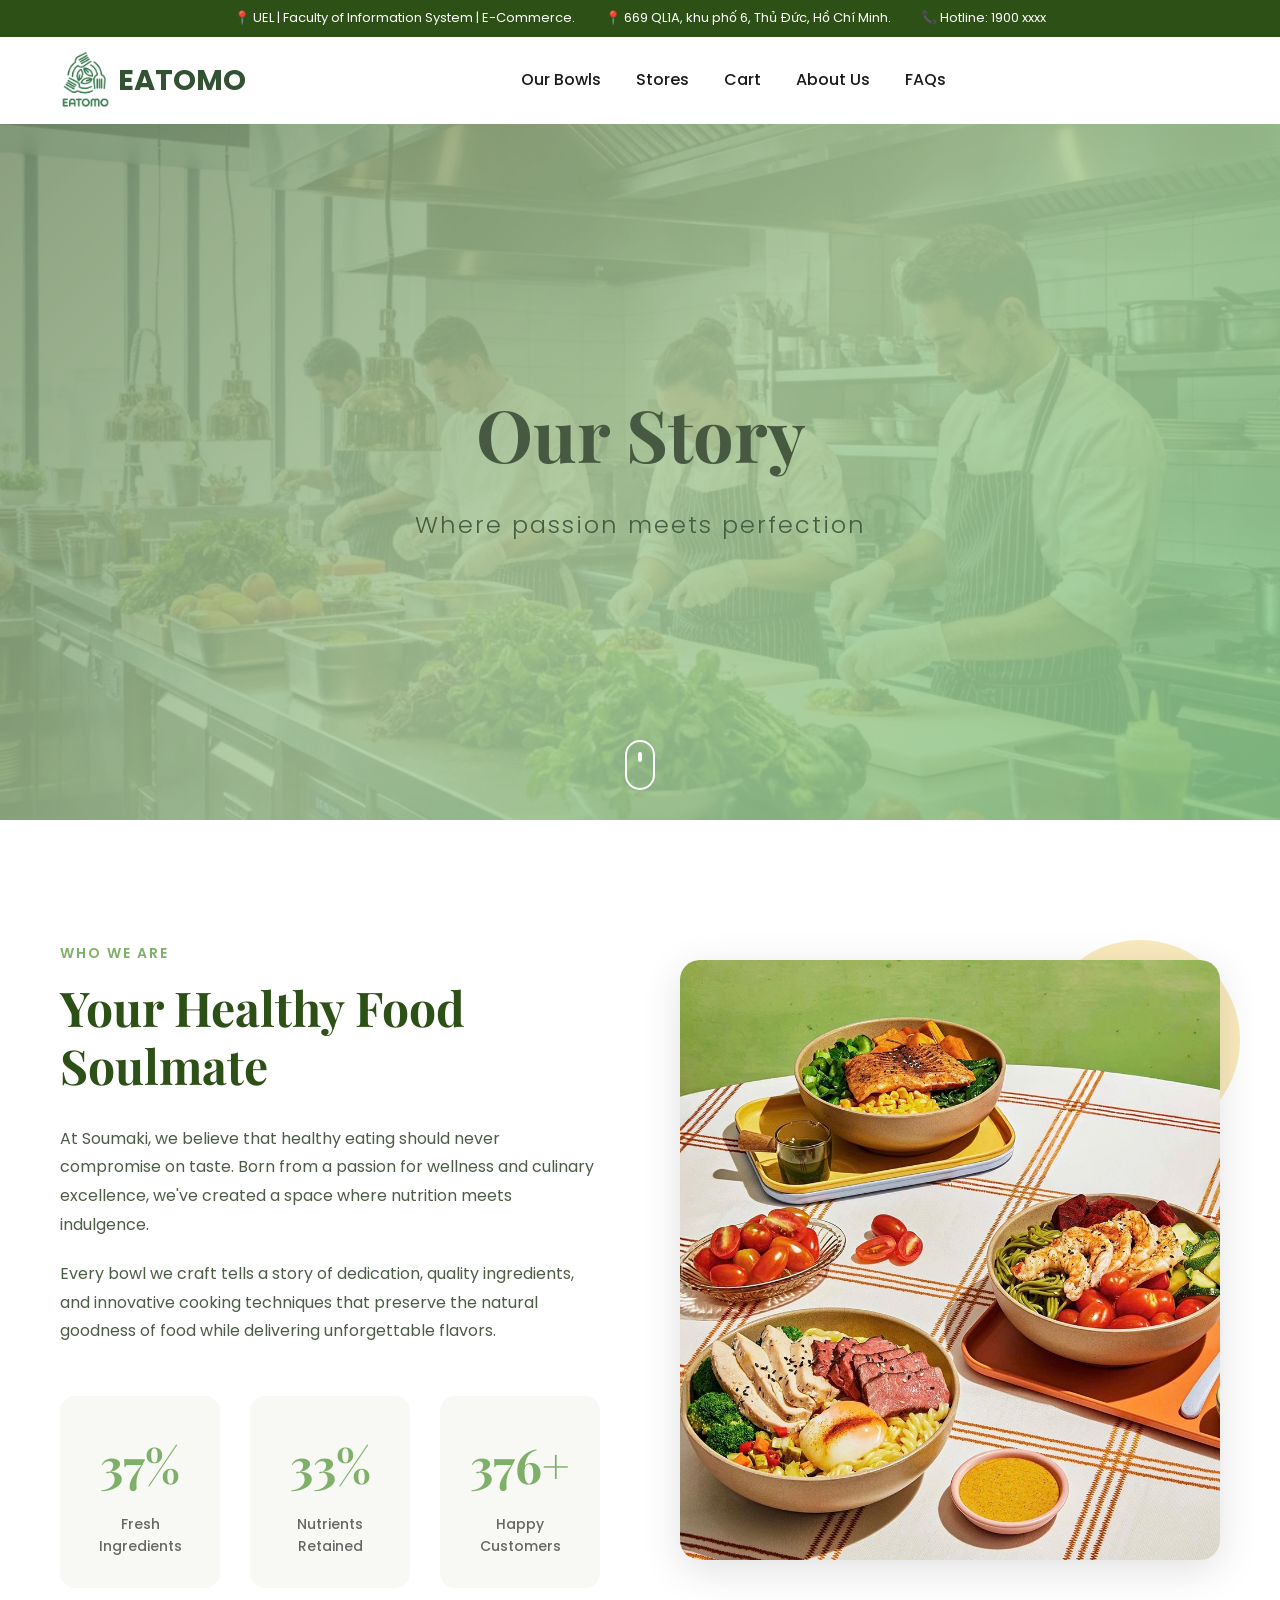
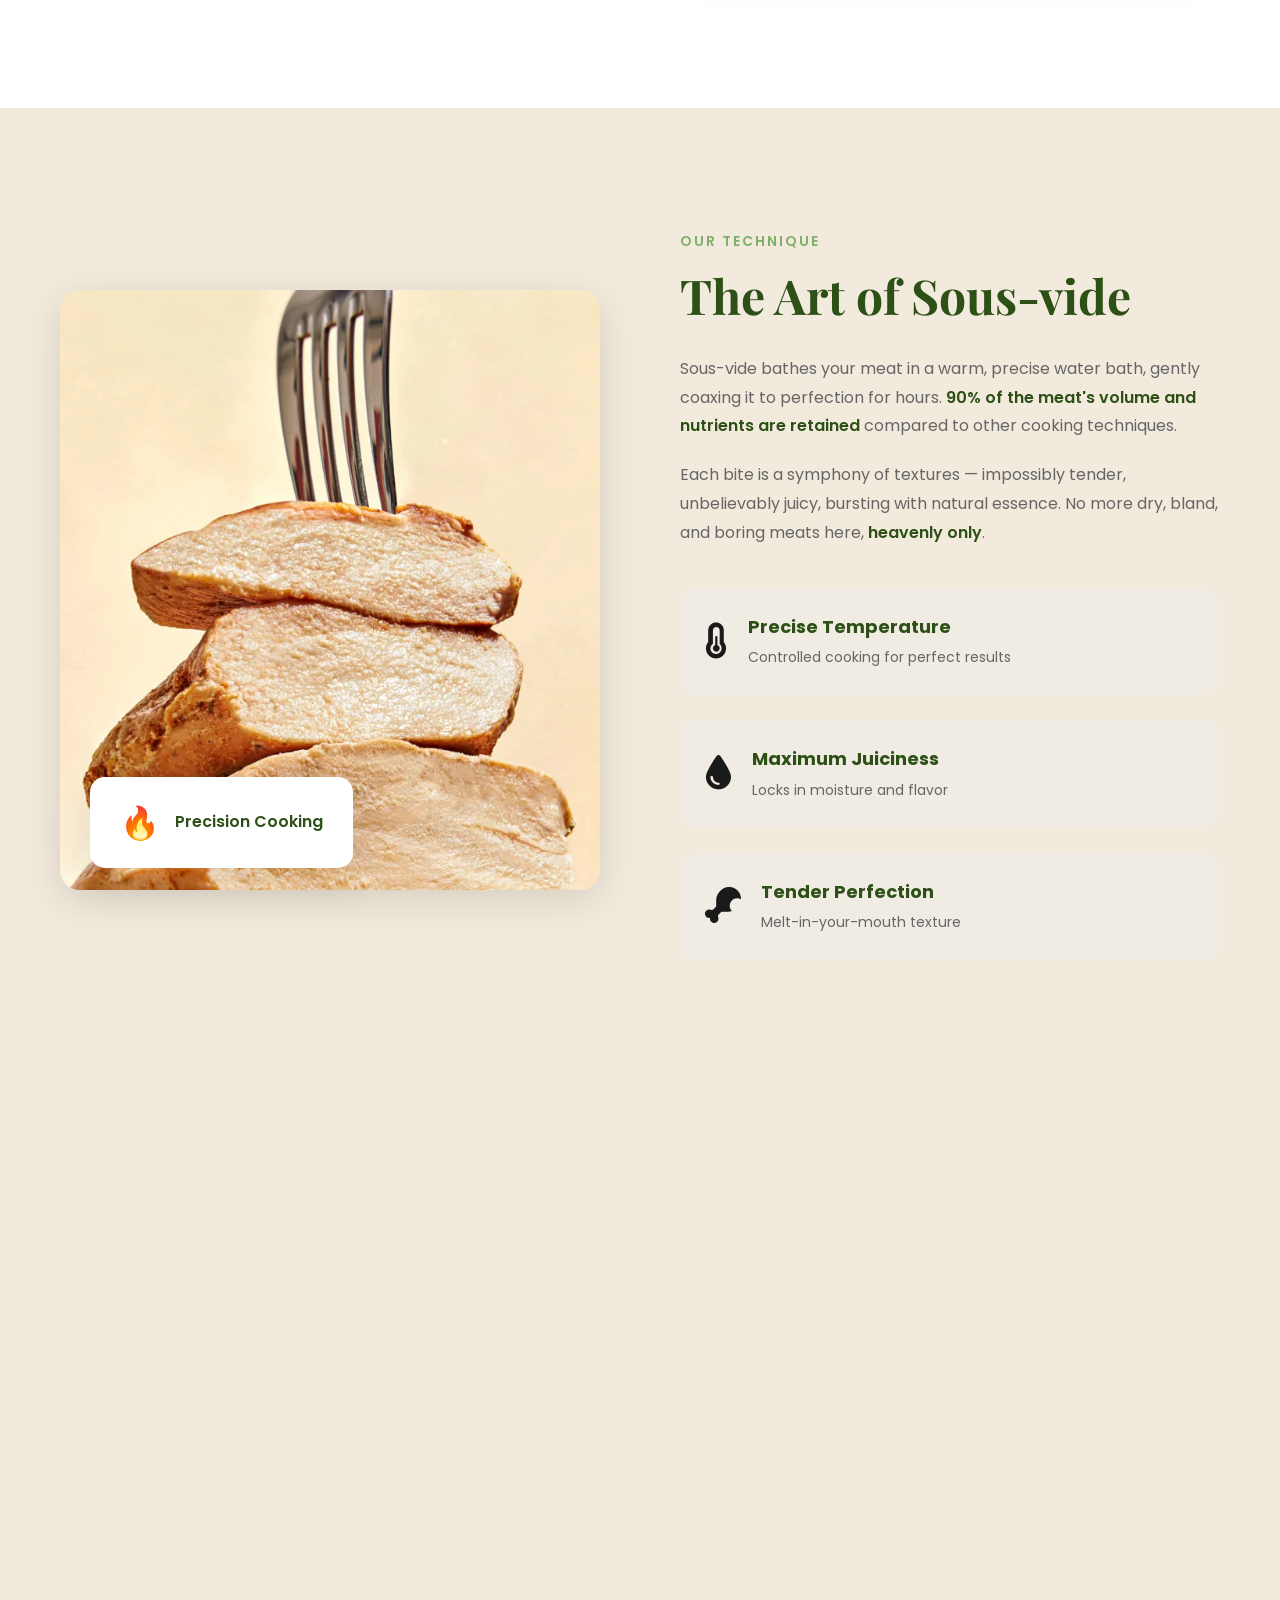
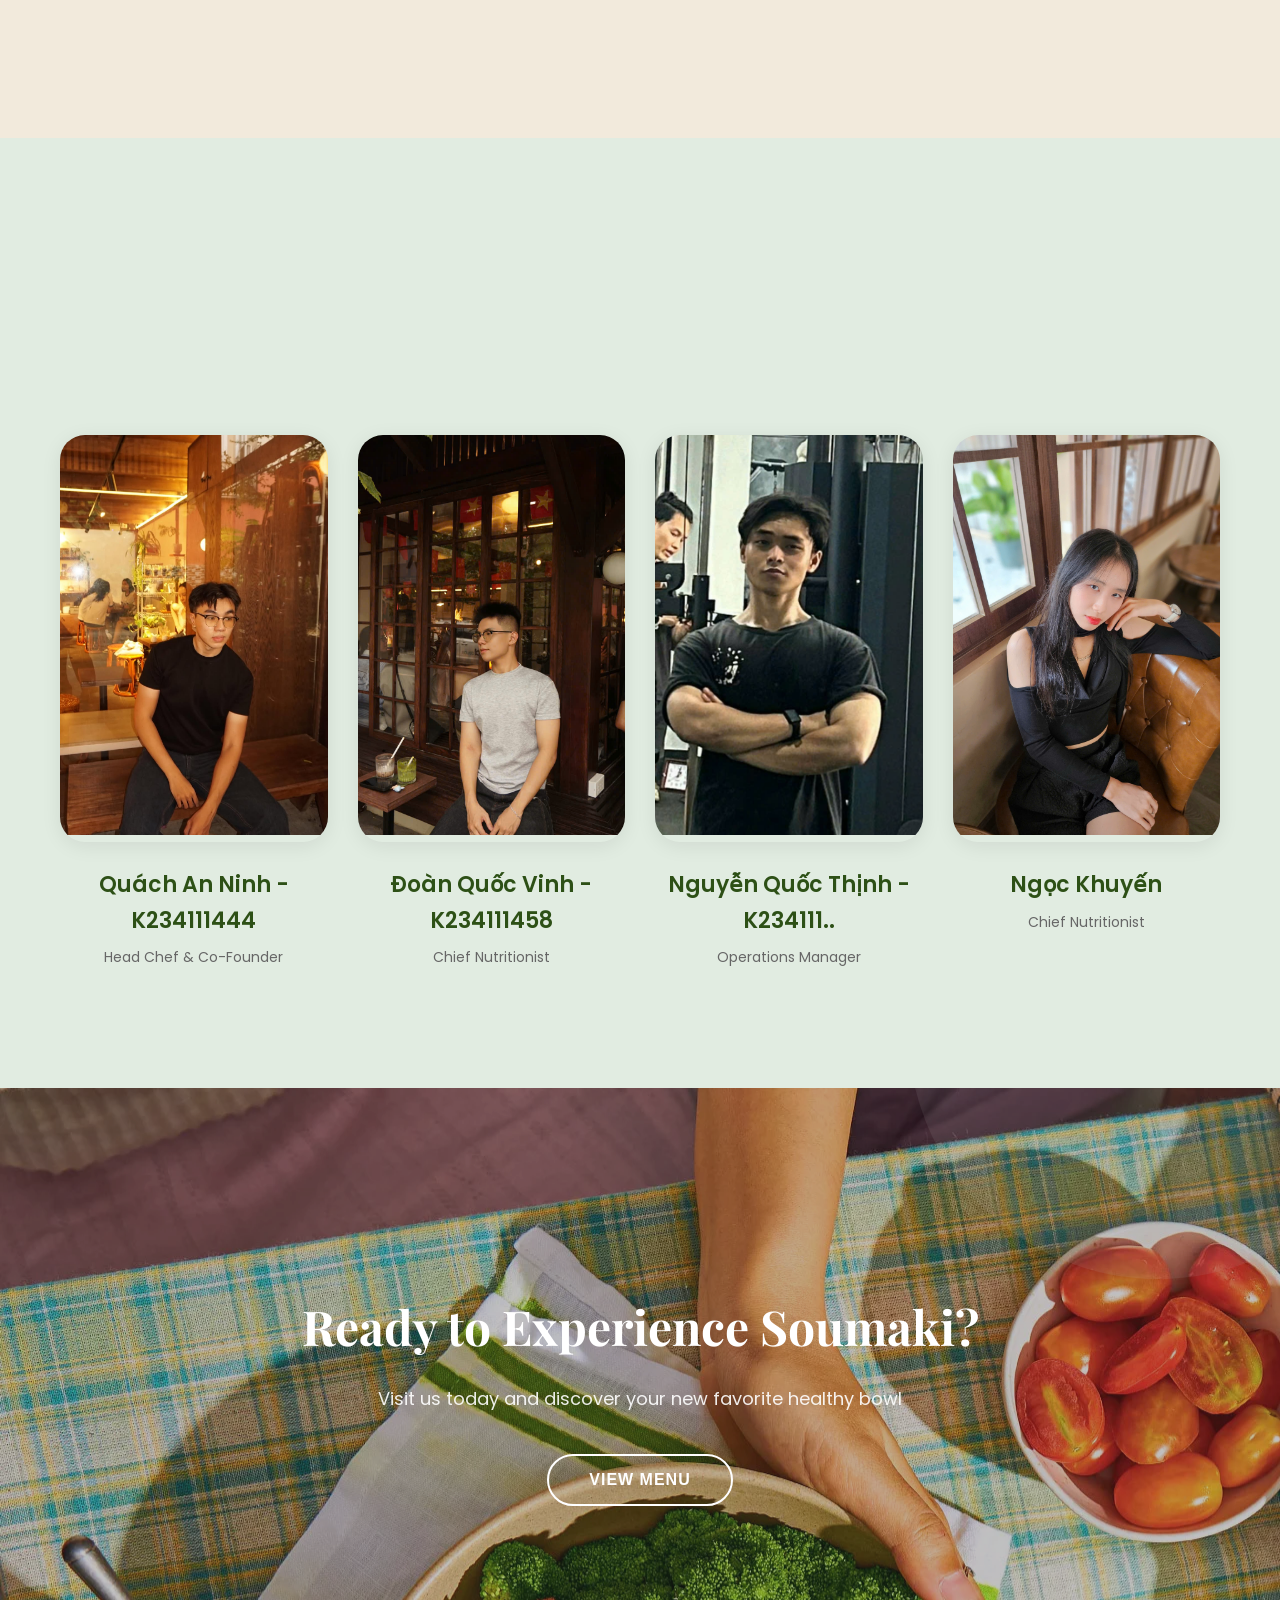
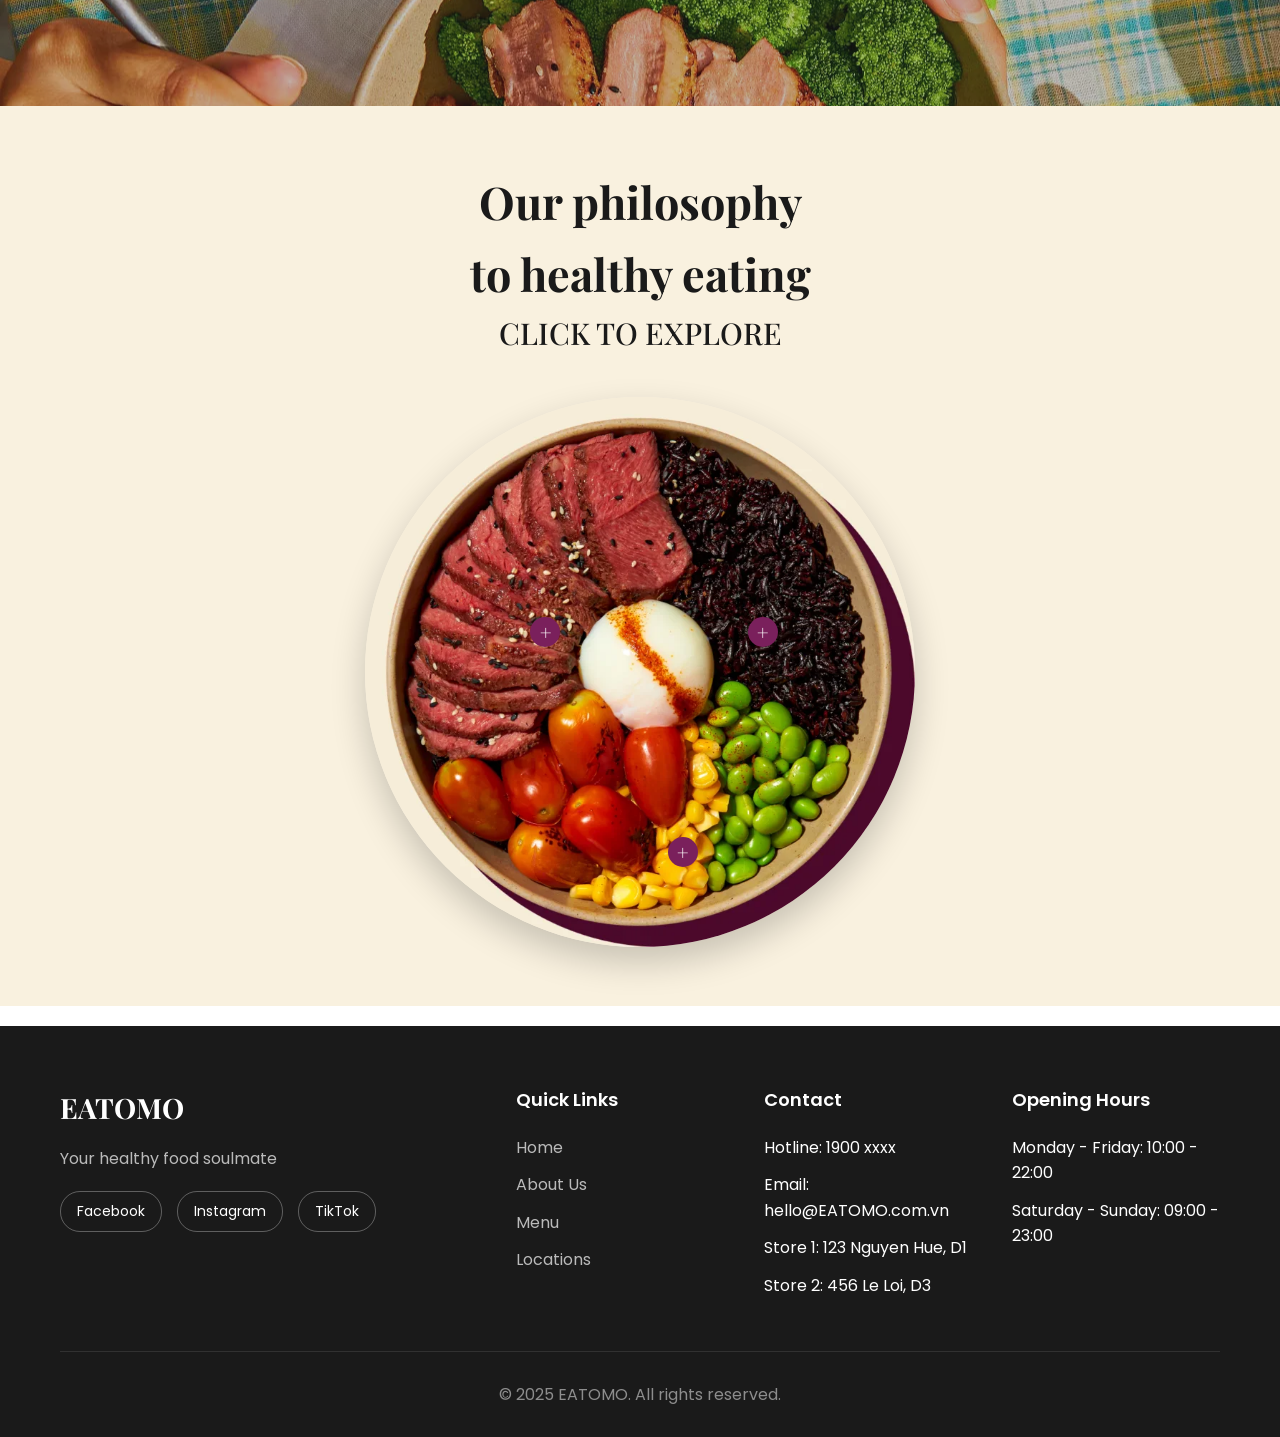
<file: frontend/html/about-us.html>
<!DOCTYPE html>
<html lang="vi">
<head>
    <meta charset="UTF-8">
    <meta name="viewport" content="width=device-width, initial-scale=1.0">
    <title>About Us – Soumaki - Your healthy food soulmate</title>
    <link rel="stylesheet" href="../css/about-styles.css">
    <link rel="preconnect" href="https://fonts.googleapis.com">
    <link rel="preconnect" href="https://fonts.gstatic.com" crossorigin>
    <link href="https://fonts.googleapis.com/css2?family=Poppins:wght@300;400;500;600;700&family=Playfair+Display:wght@400;600;700&display=swap" rel="stylesheet">
    <link rel="stylesheet" href="https://cdnjs.cloudflare.com/ajax/libs/font-awesome/6.0.0/css/all.min.css">
</head>
<body>
    <!--Header-->
    <header class="header" id="header">
        <div class="header-top">
            <div class="container">
                <div class="header-info">
                    <span>📍 UEL | Faculty of Information System | E-Commerce.</span>
                    <span>📍 669 QL1A, khu phố 6, Thủ Đức, Hồ Chí Minh.</span>
                    <span>📞 Hotline: 1900 xxxx</span>
                </div>
            </div>
        </div>
        <div class="header-main">
            <div class="container">
                <nav class="navbar">
                    <div class="logo" id="backToTop">
                        <h1>
                            <img src="../images/index/image-removebg-preview (36).png" class="imgs">
                                EATOMO
                        </h1>
                    </div>
                    <ul class="nav-menu" id="navMenu">
                        <a href="our-bowls.html" class="nav-link" onclick="navigateToPage('bowls')">Our Bowls</a>
                <a href="stores.html" class="nav-link" onclick="navigateToPage('stores')">Stores</a>
                <a href="orders.html" class="nav-link" onclick="navigateToPage('delivery')">Cart</a>
                <a href="about-us.html" class="nav-link" onclick="navigateToPage('about')">About Us</a>
                <a href="faqs.html" class="nav-link" onclick="navigateToPage('contact')">FAQs</a>
                    </ul>
                    <div class="nav-actions">
                        <!-- Order button removed on About page to match other pages -->
                        <button class="mobile-toggle" id="mobileToggle">
                            <span></span>
                            <span></span>
                            <span></span>
                        </button>
                    </div>
                </nav>
            </div>
        </div>
    </header>

    <!--Hero Section-->
    <section class="hero-about">
        <div class="hero-overlay"></div>
        <div class="container">
            <div class="hero-content" data-aos="fade-up">
                <h1 class="hero-title">Our Story</h1>
                <p class="hero-subtitle">Where passion meets perfection</p>
            </div>
        </div>
        <div class="scroll-indicator">
            <div class="mouse"></div>
        </div>
    </section>

    <!--Brand Story Section-->
    <section class="brand-story">
        <div class="container">
            <div class="story-grid">
                <div class="story-content" data-aos="fade-right">
                    <span class="section-label">Who We Are</span>
                    <h2 class="section-title">Your Healthy Food Soulmate</h2>
                    <p class="story-text">
                        At Soumaki, we believe that healthy eating should never compromise on taste. 
                        Born from a passion for wellness and culinary excellence, we've created a space 
                        where nutrition meets indulgence.
                    </p>
                    <p class="story-text">
                        Every bowl we craft tells a story of dedication, quality ingredients, and 
                        innovative cooking techniques that preserve the natural goodness of food while 
                        delivering unforgettable flavors.
                    </p>
                    <div class="story-stats">
                        <div class="stat-item">
                            <h3 class="stat-number">100%</h3>
                            <p class="stat-label">Fresh Ingredients</p>
                        </div>
                        <div class="stat-item">
                            <h3 class="stat-number">90%</h3>
                            <p class="stat-label">Nutrients Retained</p>
                        </div>
                        <div class="stat-item">
                            <h3 class="stat-number">1000+</h3>
                            <p class="stat-label">Happy Customers</p>
                        </div>
                    </div>
                </div>
                <div class="story-image" data-aos="fade-left">
                    <img src="../images/index/bowl t.webp" alt="Soumaki Restaurant">
                    <div class="image-decoration"></div>
                </div>
            </div>
        </div>
    </section>

    <!--Sous-vide Section-->
    <section class="sousvide-section">
        <div class="container">
            <div class="sousvide-grid">
                <div class="sousvide-image" data-aos="fade-right">
                    <img src="../images/about/sous-vide-cooking.jpg" alt="Sous-vide Cooking">
                    <div class="image-badge">
                        <span class="badge-icon">🔥</span>
                        <span class="badge-text">Precision Cooking</span>
                    </div>
                </div>
                <div class="sousvide-content" data-aos="fade-left">
                    <span class="section-label">Our Technique</span>
                    <h2 class="section-title">The Art of Sous-vide</h2>
                    <p class="sousvide-description">
                        Sous-vide bathes your meat in a warm, precise water bath, gently coaxing it 
                        to perfection for hours. <strong>90% of the meat's volume and nutrients are retained</strong> 
                        compared to other cooking techniques.
                    </p>
                    <p class="sousvide-description">
                        Each bite is a symphony of textures — impossibly tender, unbelievably juicy, 
                        bursting with natural essence. No more dry, bland, and boring meats here, 
                        <strong>heavenly only</strong>.
                    </p>
                    <div class="technique-features">
                    <div class="feature-item">
                        <div class="feature-icon">
                            <i class="fas fa-thermometer-half"></i>
                        </div>
                        <div class="feature-text">
                            <h4>Precise Temperature</h4>
                            <p>Controlled cooking for perfect results</p>
                        </div>
                    </div>
                    <div class="feature-item">
                        <div class="feature-icon">
                            <i class="fas fa-tint"></i>
                        </div>
                        <div class="feature-text">
                            <h4>Maximum Juiciness</h4>
                            <p>Locks in moisture and flavor</p>
                        </div>
                    </div>
                    <div class="feature-item">
                        <div class="feature-icon">
                            <i class="fas fa-drumstick-bite"></i>
                        </div>
                        <div class="feature-text">
                            <h4>Tender Perfection</h4>
                            <p>Melt-in-your-mouth texture</p>
                        </div>
                    </div>
                    </div>
                </div>
            </div>
        </div>
    </section>

    <!--Values Section-->
    <section class="values-section">
        <div class="container">
            <div class="section-header" data-aos="fade-up">
                <span class="section-label">Our Values</span>
                <h2 class="section-title">What We Stand For</h2>
            </div>
            <div class="values-grid">
                <div class="value-card card1" data-aos="fade-up" data-aos-delay="100">
                    <div class="value-icon"><i class="fas fa-seedling"></i></div>
                    <h3 class="value-title">Fresh & Natural</h3>
                    <p class="value-description">
                    We source only the freshest, highest-quality ingredients from trusted local suppliers.
                    </p>
                </div>

                <div class="value-card card2" data-aos="fade-up" data-aos-delay="200">
                    <div class="value-icon"><i class="fas fa-heart"></i></div>
                    <h3 class="value-title">Made with Love</h3>
                    <p class="value-description">
                    Every bowl is crafted with care and passion by our dedicated culinary team.
                    </p>
                </div>

                <div class="value-card card3" data-aos="fade-up" data-aos-delay="300">
                    <div class="value-icon"><i class="fas fa-bullseye"></i></div>
                    <h3 class="value-title">Health Focused</h3>
                    <p class="value-description">
                    Nutrition is at the heart of everything we do, without compromising on taste.
                    </p>
                </div>

                <div class="value-card card4" data-aos="fade-up" data-aos-delay="400">
                    <div class="value-icon"><i class="fas fa-recycle"></i></div>
                    <h3 class="value-title">Sustainable</h3>
                    <p class="value-description">
                    We're committed to eco-friendly practices and reducing our environmental impact.
                    </p>
                </div>
            </div>
        </div>
    </section>

    <!--Team Section--> 
    <section class="team-section">
        <div class="container">
            <div class="section-header" data-aos="fade-up">
                <span class="section-label">Meet The Team</span>
                <h2 class="section-title">The People Behind EATOMO</h2>
            </div>
            <div class="team-grid">
                <div class="team-member" data-aos="zoom-in" data-aos-delay="100">
                    <div class="member-image">
                        <img src="../images/about/Ninh.jpg" alt="Head Chef">
                        <div class="member-overlay">
                            <div class="member-social">
                                <a href="#" class="social-link">LinkedIn</a>
                                <a href="https://www.instagram.com/niqa0192/" class="social-link">Instagram</a>
                            </div>
                        </div>
                    </div>
                    <h3 class="member-name">Quách An Ninh - K234111444</h3>
                    <p class="member-role">Head Chef & Co-Founder</p>
                </div>
                <div class="team-member" data-aos="zoom-in" data-aos-delay="200">
                    <div class="member-image">
                        <img src="../images/about/Vinh.jpg" alt="Nutritionist">
                        <div class="member-overlay">
                            <div class="member-social">
                                <a href="#" class="social-link">LinkedIn</a>
                                <a href="https://www.instagram.com/qdinnh/" class="social-link">Instagram</a>
                            </div>
                        </div>
                    </div>
                    <h3 class="member-name">Đoàn Quốc Vinh - K234111458</h3>
                    <p class="member-role">Chief Nutritionist</p>
                </div>
                <div class="team-member" data-aos="zoom-in" data-aos-delay="300">
                    <div class="member-image">
                        <img src="../images/about/Thịnh.jpg" alt="Manager">
                        <div class="member-overlay">
                            <div class="member-social">
                                <a href="#" class="social-link">LinkedIn</a>
                                <a href="https://www.instagram.com/qdinnh/" class="social-link">Instagram</a>
                            </div>
                        </div>
                    </div>
                    <h3 class="member-name">Nguyễn Quốc Thịnh - K234111..</h3>
                    <p class="member-role">Operations Manager</p>
                </div>
                <div class="team-member" data-aos="zoom-in" data-aos-delay="200">
                    <div class="member-image">
                        <img src="../images/about/Khuyen.jpg" alt="Nutritionist">
                        <div class="member-overlay">
                            <div class="member-social">
                                <a href="#" class="social-link">LinkedIn</a>
                                <a href="https://www.instagram.com/qdinnh/" class="social-link">Instagram</a>
                            </div>
                        </div>
                    </div>
                    <h3 class="member-name">Ngọc Khuyến</h3>
                    <p class="member-role">Chief Nutritionist</p>
                </div>
            </div>
        </div>
    </section>

    <!--CTA Section-->
     
    <section class="cta-section">
        <div class="cta-overlay"></div>
        <div class="container">
            <div class="cta-content" data-aos="fade-up">
                <h2 class="cta-title">Ready to Experience Soumaki?</h2>
                <p class="cta-description">Visit us today and discover your new favorite healthy bowl</p>
                <div class="cta-buttons">
                    <button class="btn-secondary">View Menu</button>
                </div>
            </div>
        </div>
    </section>
    <!--Dish Section-->
    <div class="dish-section">
    <h2>Our philosophy
        <p/> to healthy eating</h2>
    <p>CLICK TO EXPLORE</p>

    <div class="dish-container">
        <img src="../images/about/FUll.webp" alt="Soumaki Bowl" class="dish-image">

        <!-- Nút mũi tên hoặc dấu cộng -->
        <div class="hotspot" id="spot1" style="top: 40%; left: 30%;">+</div>
        <div class="hotspot" id="spot2" style="top: 80%; left: 55%;">+</div>
        <div class="hotspot" id="spot3" style="top: 40%; right: 25%;">+</div>
        <!-- Phần mô tả ẩn -->
        <div class="description" id="desc1">
        <h3>Protein powerhouse</h3>
            <p>Forget fading energy! Our bowls pack a protein punch, helping you feel stronger and ready to rock your day, yet conquer the gym and gain muscle.</p>
    </div>

        <div class="description" id="desc2">
        <h3>Veggie wonderland</h3>
        <p>Greens aren’t just good, they’re digestion-boosting, blood pressure-lowering superheroes. Think glowing skin, a happy gut, and a healthy heart—all thanks to the green goodness.</p>
        </div>

        <div class="description" id="desc3">
        <h3>Carbs done right</h3>
        <p>Carbs get a bad rap, but here’s the truth: they’re your body’s go-to energy source. No need to cut them out entirely, choose the right ones to keep you moving throughout the day.</p>
        </div>
    </div>
    </div>

    <!--Footer-->
    <footer class="footer">
        <div class="container">
            <div class="footer-grid">
                <div class="footer-col">
                    <h3 class="footer-title">EATOMO</h3>
                    <p class="footer-text">Your healthy food soulmate</p>
                    <div class="social-links">
                        <a href="#" class="social-icon">Facebook</a>
                        <a href="#" class="social-icon">Instagram</a>
                        <a href="#" class="social-icon">TikTok</a>
                    </div>
                </div>
                <div class="footer-col">
                    <h4 class="footer-heading">Quick Links</h4>
                    <ul class="footer-links">
                        <li><a href="index.html">Home</a></li>
                        <li><a href="about-us.html">About Us</a></li>
                        <li><a href="#menu">Menu</a></li>
                        <li><a href="#locations">Locations</a></li>
                    </ul>
                </div>
                <div class="footer-col">
                    <h4 class="footer-heading">Contact</h4>
                    <ul class="footer-links">
                        <li>Hotline: 1900 xxxx</li>
                        <li>Email: hello@EATOMO.com.vn</li>
                        <li>Store 1: 123 Nguyen Hue, D1</li>
                        <li>Store 2: 456 Le Loi, D3</li>
                    </ul>
                </div>
                <div class="footer-col">
                    <h4 class="footer-heading">Opening Hours</h4>
                    <ul class="footer-links">
                        <li>Monday - Friday: 10:00 - 22:00</li>
                        <li>Saturday - Sunday: 09:00 - 23:00</li>
                    </ul>
                </div>
            </div>
            <div class="footer-bottom">
                <p>&copy; 2025 EATOMO. All rights reserved.</p>
            </div>
        </div>
    </footer>

    <script src="../js/about-script.js"></script>
</body>
</html>
</file>
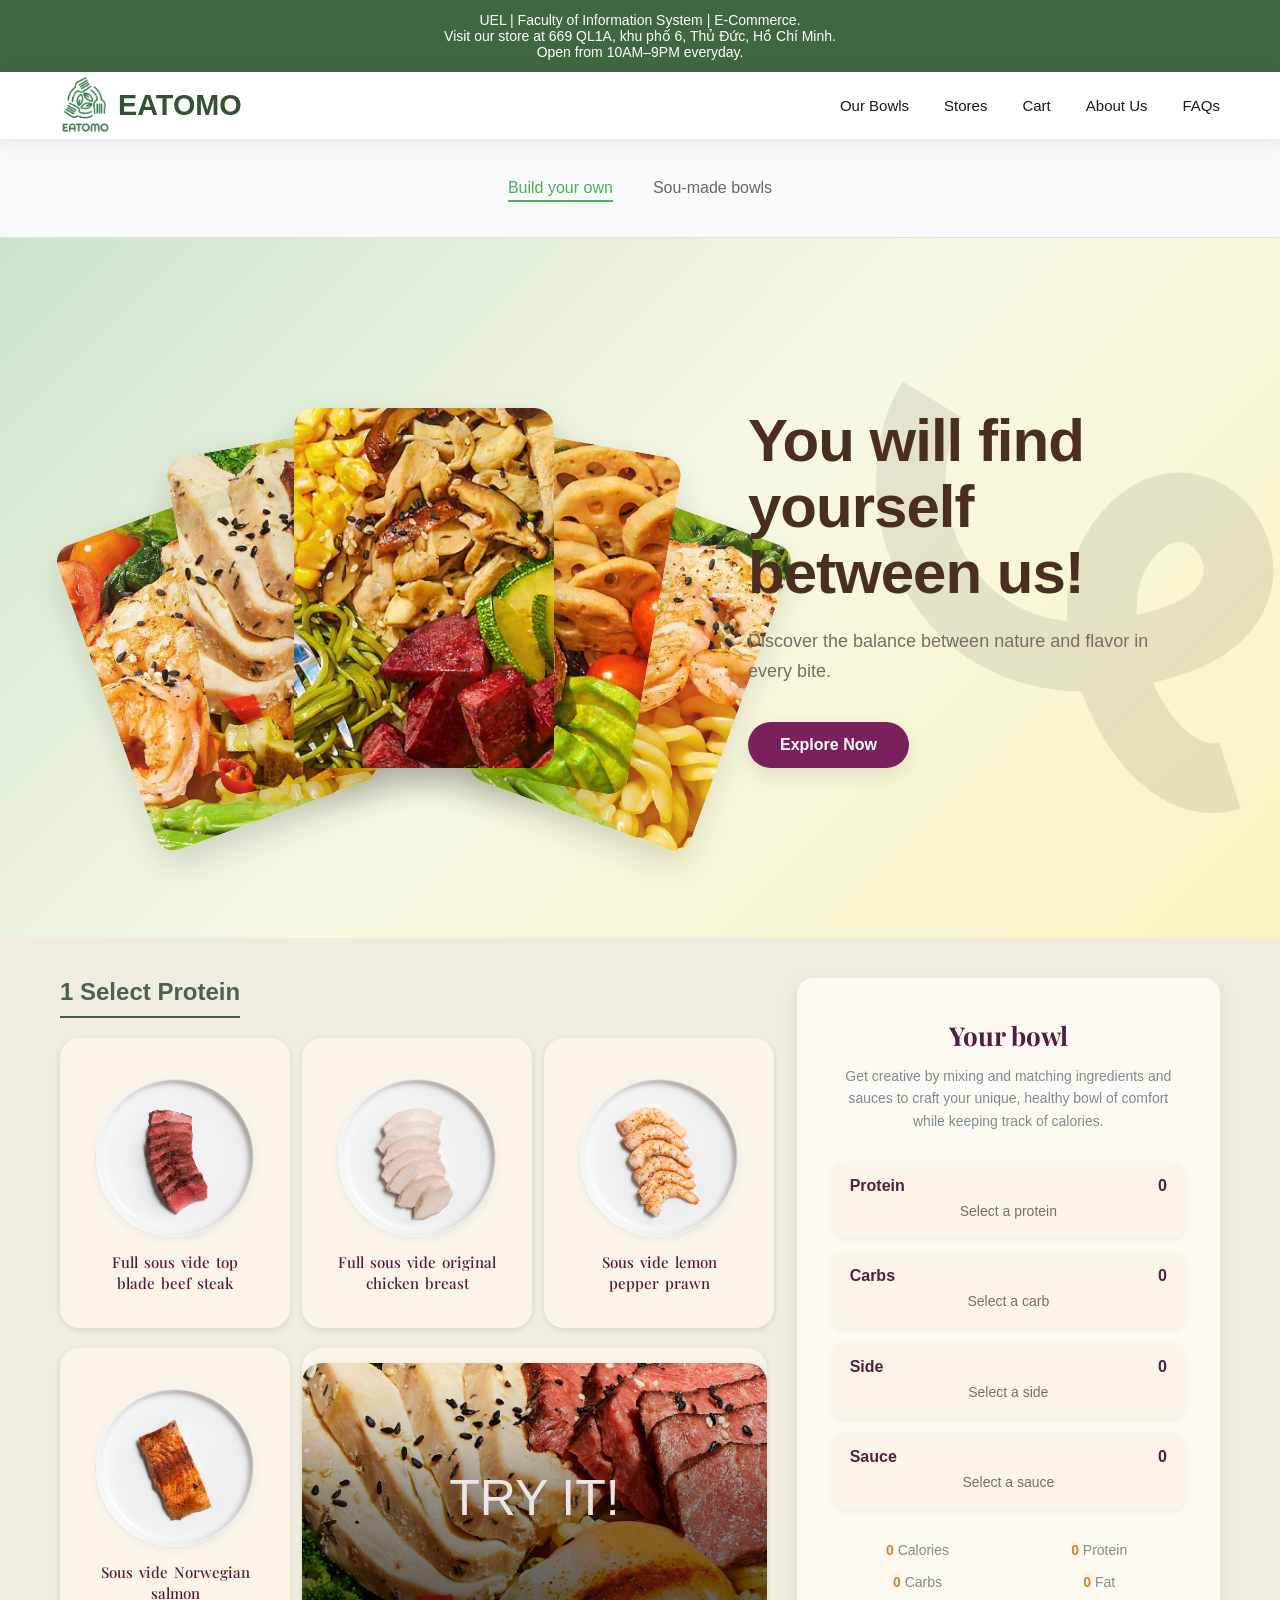
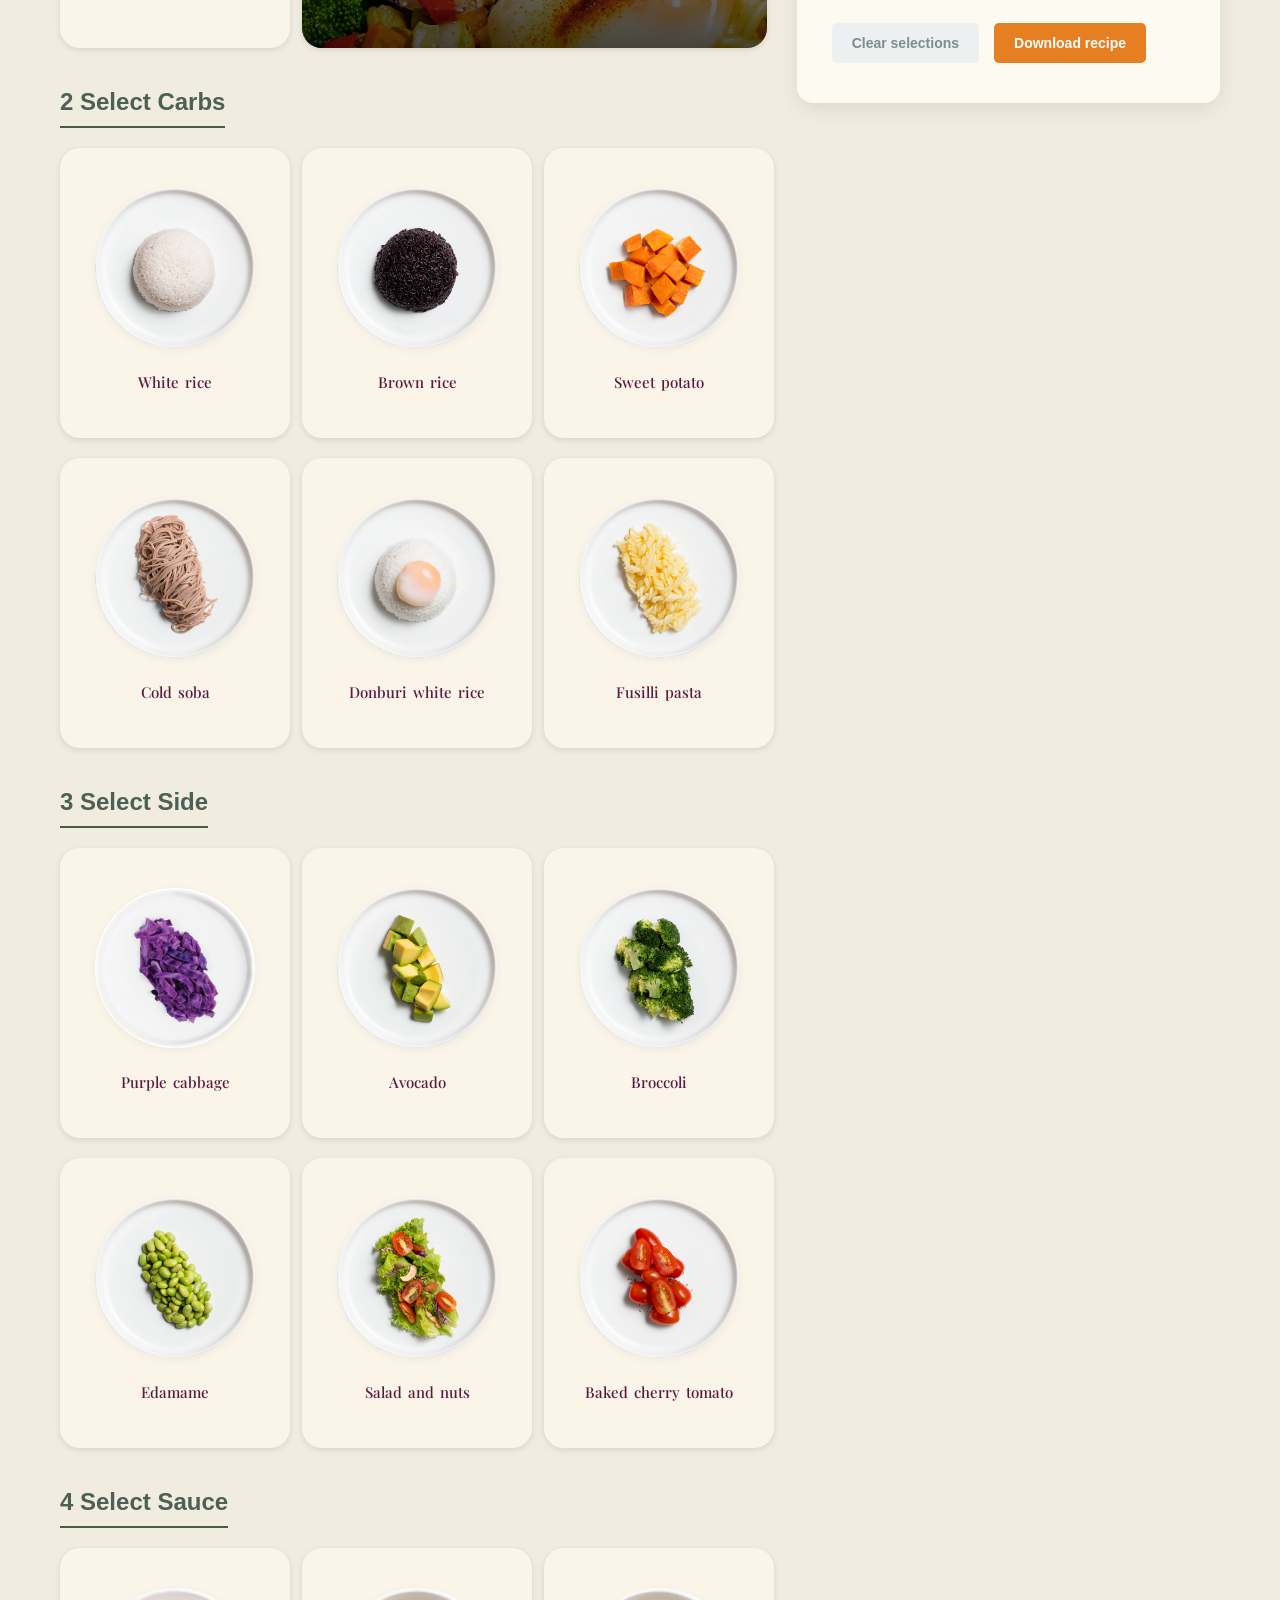
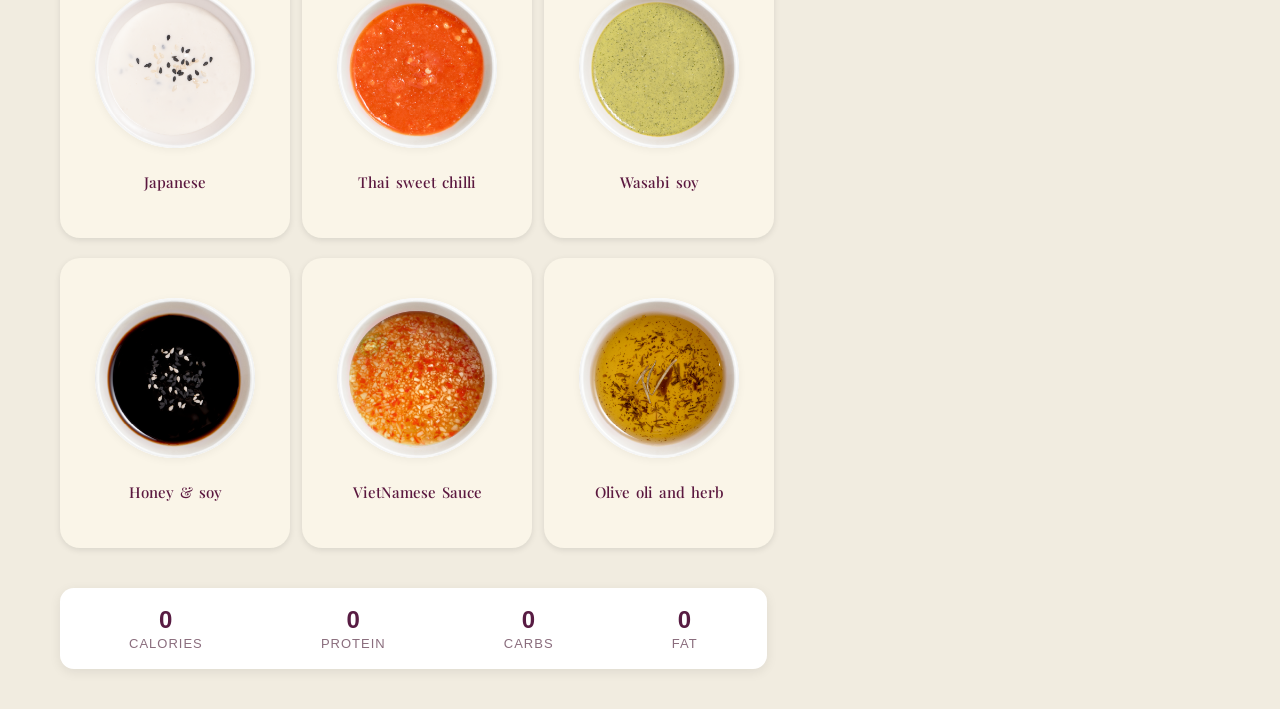
<file: frontend/html/build-your-own.html>
<!DOCTYPE html>
<html lang="en">
<head>
    <meta charset="UTF-8">
    <meta name="viewport" content="width=device-width, initial-scale=1.0">
    <title>Build Your Own – Soumaki - Your healthy food soulmate</title>
    <link rel="stylesheet" href="../css/build-your-own-styles.css">
    <link rel="preconnect" href="https://fonts.googleapis.com">
    <link rel="preconnect" href="https://fonts.gstatic.com" crossorigin>
    <link href="https://fonts.googleapis.com/css2?family=Poppins:wght@300;400;500;600;700;800&family=Playfair+Display:wght@400;600;700&display=swap" rel="stylesheet">
    <link rel="stylesheet" href="https://cdnjs.cloudflare.com/ajax/libs/font-awesome/6.0.0/css/all.min.css">
</head>
<body style="background-color: rgb(241, 236, 224);">
<!-- Top Banner -->
    <div class="top-banner">
        <p>UEL | Faculty of Information System | E-Commerce.</p>
        <p>Visit our store at 669 QL1A, khu phố 6, Thủ Đức, Hồ Chí Minh.</p>
        <p>Open from 10AM–9PM everyday.</p>
    </div>

    <!-- Header -->
     
    <header class="header">
        <div class="container">
            <div class="logo" id="backToTop">
                <a href="index.html" class="sub-nav-link">
                <h1>
                   <img src="../images/index/image-removebg-preview (36).png">
                    EATOMO
                </h1>
                </a>
            </div>
            <nav class="nav">
                <a href="our-bowls.html" class="nav-link" onclick="navigateToPage('bowls')">Our Bowls</a>
                <a href="#" class="nav-link" onclick="navigateToPage('stores')">Stores</a>
                <a href="orders.html" class="nav-link" onclick="navigateToPage('delivery')">Cart</a>
                <a href="#" class="nav-link" onclick="navigateToPage('about')">About Us</a>
                <a href="faqs.html" class="nav-link" onclick="navigateToPage('contact')">FAQs</a>
            </nav>
            <button class="menu-toggle" id="menuToggle">
                <span></span>
                <span></span>
                <span></span>
            </button>
        </div>
    </header>

    <!-- Sub Navigation -->
    <div class="sub-nav">
        <div class="container">
            <div class="sub-nav-links">
                <a href="build-your-own.html" class="sub-nav-link active">Build your own</a>
                <a href="our-bowls.html" class="sub-nav-link">Sou-made bowls</a>
            </div>
        </div>
    </div>
    
    <!--Adver section-->
    <section class="adv-showcase">
    
    <div class="adv-container">
        <img src="../images/build-your-own/Low-calories-jpg.webp" alt="Ad 1" class="adv-img">
        <img src="../images/build-your-own/High-protein-jpg.webp" alt="Ad 2" class="adv-img">
        <img src="../images/build-your-own/Vegan-jpg.webp" alt="Ad 3" class="adv-img">
        <img src="../images/build-your-own/Balanced-jpg.webp" alt="Ad 4" class="adv-img">
        <img src="../images/build-your-own/Low-calories-jpg.webp" alt="Ad 5" class="adv-img">
    </div>
    <div class="adv-content">
        <h2 class="adv-title">You will find yourself between us!</h2>
        <p class="adv-text">Discover the balance between nature and flavor in every bite.</p>
        <button class="adv-btn">Explore Now</button>
        <img src="../images/build-your-own/Visual-Line.svg" alt="" class="green">
    </div>
    
    </section>


    <!--Selection Ing-->
    <div class="container">
        <div class="build-section">
            <div class="selection-container">
                <div class="selection-step">
                    <h2>1 Select Protein</h2>
                    <div class="selection-options">
                        <div class="option" data-category="protein" data-name="Full sous vide top blade beef steak" data-calories="250" data-protein="30" data-carbs="0" data-fat="15">
                            <img src="../images/build-your-own/Top-blade-beef-steak-300x300.png" alt="Beef">
                            <p>Full sous vide top blade beef steak</p>
                        </div>
                        <div class="option" data-category="protein" data-name="Full sous vide original chicken breast" data-calories="180" data-protein="35" data-carbs="0" data-fat="5">
                            <img src="../images/build-your-own/Original-chicken-breast-300x300.png" alt="Chicken">
                            <p>Full sous vide original chicken breast</p>
                        </div>
                        <div class="option" data-category="protein" data-name="Sous vide lemon pepper prawn" data-calories="120" data-protein="25" data-carbs="2" data-fat="3">
                            <img src="../images/build-your-own/Lemon-pepper-prawn-300x300.png" alt="Prawn">
                            <p>Sous vide lemon pepper prawn</p>
                        </div>
                        <div class="option" data-category="protein" data-name="Sous vide Norwegian salmon" data-calories="220" data-protein="22" data-carbs="0" data-fat="14">
                            <img src="../images/build-your-own/Basa-fish-300x300.png" alt="Salmon">
                            <p>Sous vide Norwegian salmon</p>
                        </div>
                         <div class="option large">
                            <img src="../images/build-your-own/High-protein-jpg.webp" alt="Featured Dish">
                            <div class="overlay">
                            <h1>TRY IT!</h1>
                        </div>
                        </div>
                        
                    </div>
                </div>

                <div class="selection-step">
                    <h2>2 Select Carbs</h2>
                    <div class="selection-options">
                        <div class="option" data-category="carbs" data-name="White rice" data-calories="150" data-protein="3" data-carbs="30" data-fat="1">
                            <img src="../images/build-your-own/White-Rice-300x300.png" alt="White Rice">
                            <p>White rice</p>
                        </div>
                        <div class="option" data-category="carbs" data-name="Brown rice" data-calories="170" data-protein="4" data-carbs="35" data-fat="2">
                            <img src="../images/build-your-own/Brown-Rice--300x300.png" alt="Brown Rice">
                            <p>Brown rice</p>
                        </div>
                        <div class="option" data-category="carbs" data-name="Sweet potato" data-calories="130" data-protein="2" data-carbs="25" data-fat="0">
                            <img src="../images/build-your-own/Sweet-potato-300x300.png" alt="Sweet Potato">
                            <p>Sweet potato</p>
                        </div>
                        <div class="option" data-category="carbs" data-name="Cold soba" data-calories="120" data-protein="5" data-carbs="24" data-fat="1">
                            <img src="../images/build-your-own/Cold-soba-300x300.png" alt="Cold Soba">
                            <p>Cold soba</p>
                        </div>
                        <div class="option" data-category="carbs" data-name="Donburi-white-rice" data-calories="120" data-protein="5" data-carbs="24" data-fat="1">
                            <img src="../images/build-your-own/Donburi-white-rice-.png" alt="Donburi-white-rice">
                            <p>Donburi white rice</p>
                        </div>
                        <div class="option" data-category="carbs" data-name="Fusilli pasta" data-calories="120" data-protein="5" data-carbs="24" data-fat="1">
                            <img src="../images/build-your-own/Fusilli-pasta--300x300.png" alt="Fusilli pasta">
                            <p>Fusilli pasta</p>
                        </div>
                        
                        
                    </div>
                </div>

                <div class="selection-step">
                    <h2>3 Select Side</h2>
                    <div class="selection-options">
                        <div class="option" data-category="side" data-name="Purple cabbage" data-calories="30" data-protein="1" data-carbs="5" data-fat="0">
                            <img src="../images/build-your-own/resize_2-06-300x300.png" alt="Purple Cabbage">
                            <p>Purple cabbage</p>
                        </div>
                        <div class="option" data-category="side" data-name="Avocado" data-calories="120" data-protein="2" data-carbs="6" data-fat="10">
                            <img src="../images/build-your-own/Avocado-300x300.png" alt="Avocado">
                            <p>Avocado</p>
                        </div>
                        <div class="option" data-category="side" data-name="Broccoli" data-calories="40" data-protein="3" data-carbs="7" data-fat="0">
                            <img src="../images/build-your-own/Broccoli--300x300.png"alt="Broccoli">
                            <p>Broccoli</p>
                        </div>
                        <div class="option" data-category="side" data-name="Edamame" data-calories="80" data-protein="8" data-carbs="8" data-fat="3">
                            <img src="../images/build-your-own/Edamame-300x300.png" alt="Edamame">
                            <p>Edamame</p>
                        </div>
                        <div class="option" data-category="side" data-name="Salad and nuts" data-calories="80" data-protein="8" data-carbs="8" data-fat="3">
                            <img src="../images/build-your-own/Salad-and-nuts-300x300.png" alt="Salad and nuts">
                            <p>Salad and nuts</p>
                        </div>
                        <div class="option" data-category="side" data-name="Baked cherry tomato" data-calories="80" data-protein="8" data-carbs="8" data-fat="3">
                            <img src="../images/build-your-own/Baked-cherry-tomato-300x300.png" alt="Baked cherry tomato">
                            <p>Baked cherry tomato</p>
                        </div>
                    </div>
                </div>

                <div class="selection-step">
                    <h2>4 Select Sauce</h2>
                    <div class="selection-options">
                        <div class="option" data-category="sauce" data-name="Japanese" data-calories="50" data-protein="0" data-carbs="10" data-fat="2">
                            <img src="../images/build-your-own/Japanese-300x300.png"  alt="Japanese">
                            <p>Japanese</p>
                        </div>
                        <div class="option" data-category="sauce" data-name="Thai sweet chilli" data-calories="60" data-protein="0" data-carbs="15" data-fat="0">
                            <img src="../images/build-your-own/Thai-sweet-chilli-300x300.png"  alt="Thai Sweet Chilli">
                            <p>Thai sweet chilli</p>
                        </div>
                        <div class="option" data-category="sauce" data-name="Wasabi soy" data-calories="40" data-protein="1" data-carbs="8" data-fat="1">
                            <img src="../images/build-your-own/Cilantro-lime-300x300 (1).png"  alt="Wasabi Soy">
                            <p>Wasabi soy</p>
                        </div>
                        <div class="option" data-category="sauce" data-name="Honey & soy" data-calories="70" data-protein="0" data-carbs="17" data-fat="0">
                            <img src="../images/build-your-own/Honey-soy-300x300.png" alt="Honey & Soy">
                            <p>Honey & soy</p>
                        </div>
                        <div class="option" data-category="sauce" data-name="VN sauce" data-calories="70" data-protein="0" data-carbs="17" data-fat="0">
                            <img src="../images/build-your-own/Viet-Fish-Sauce-300x300.png" alt="Honey & Soy">
                            <p>VietNamese Sauce</p>
                        </div>
                        <div class="option" data-category="sauce" data-name="Honey & soy" data-calories="70" data-protein="0" data-carbs="17" data-fat="0">
                            <img src="../images/build-your-own/Olive-oil-herb-300x300.png" alt="Honey & Soy">
                            <p>Olive oli and herb</p>
                        </div>
                        
                    </div>
                </div>
            </div>

            <div class="nutrition-info">
                <div class="nutrition-item">
                    <span id="calories-count">0</span>
                    <span>Calories</span>
                </div>
                <div class="nutrition-item">
                    <span id="protein-count">0</span>
                    <span>Protein</span>
                </div>
                <div class="nutrition-item">
                    <span id="carbs-count">0</span>
                    <span>Carbs</span>
                </div>
                <div class="nutrition-item">
                    <span id="fat-count">0</span>
                    <span>Fat</span>
                </div>
            </div>
        </div>

        <div class="summary-section">
            <h2>Your bowl</h2>
            <p>Get creative by mixing and matching ingredients and sauces to craft your unique, healthy bowl of comfort while keeping track of calories.</p>
            
            <div class="selected-items">
                <div class="selected-item" id="selected-protein">
                    <h4>Protein <span>0</span></h4>
                    <p>Select a protein</p>
                </div>
                <div class="selected-item" id="selected-carbs">
                    <h4>Carbs <span>0</span></h4>
                    <p>Select a carb</p>
                </div>
                <div class="selected-item" id="selected-side">
                    <h4>Side <span>0</span></h4>
                    <p>Select a side</p>
                </div>
                <div class="selected-item" id="selected-sauce">
                    <h4>Sauce <span>0</span></h4>
                    <p>Select a sauce</p>
                </div>
            </div>

            <div class="summary-nutrition">
                <p><span id="summary-calories">0</span> Calories</p>
                <p><span id="summary-protein">0</span> Protein</p>
                <p><span id="summary-carbs">0</span> Carbs</p>
                <p><span id="summary-fat">0</span> Fat</p>
            </div>

            <div class="action-buttons">
                <button id="clear-selections">Clear selections</button>
                <button id="download-recipe">Download recipe</button>
            </div>
        </div>
    </div>

    <script src="../js/build-your-own-script.js"></script>
</body>
</html>
</file>
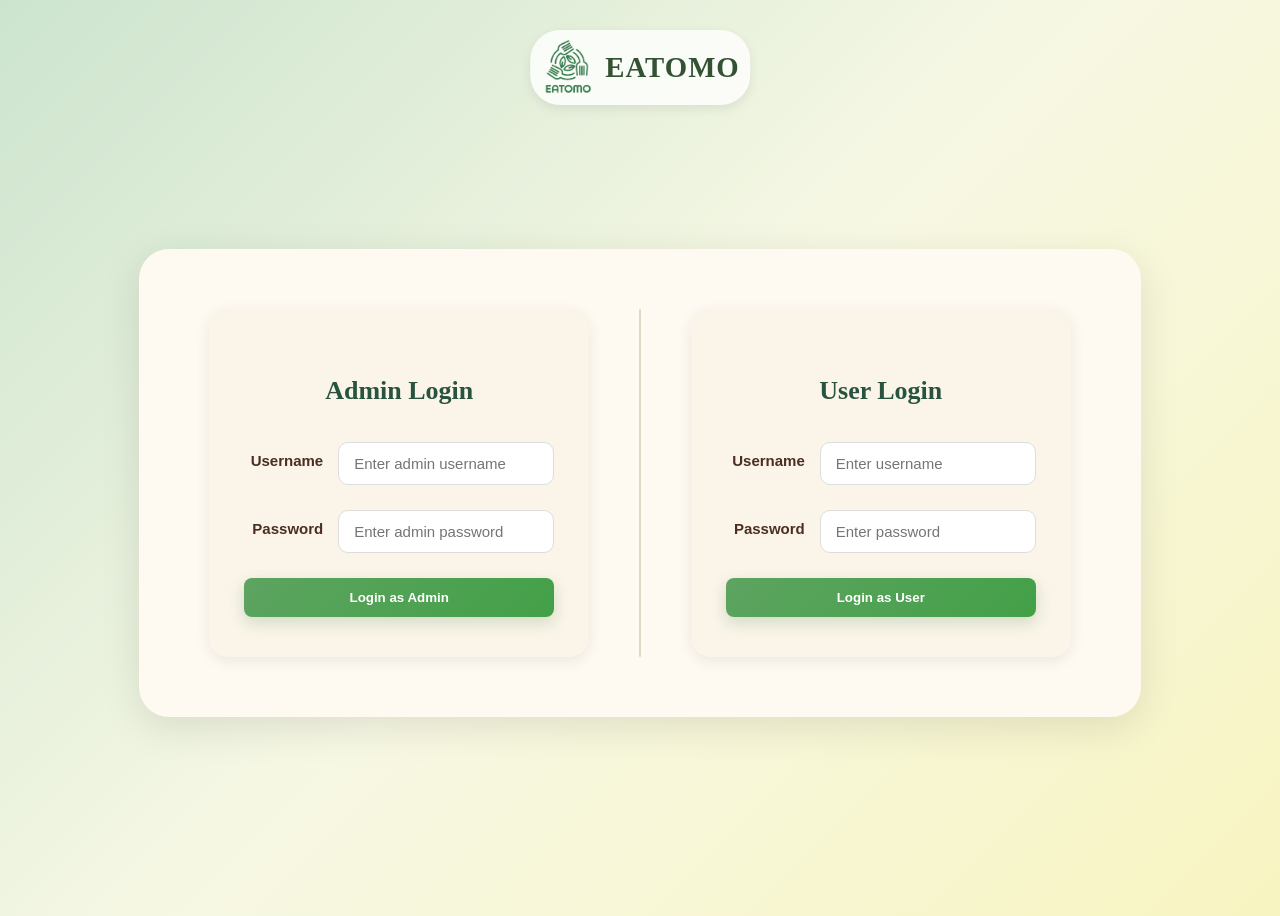
<file: frontend/html/login.html>
<!DOCTYPE html>
<html lang="en">
<head>
  <meta charset="UTF-8" />
  <meta name="viewport" content="width=device-width, initial-scale=1.0" />
  <title>Soumaki Login</title>
  <link rel="stylesheet" href="../css/login.css">
</head>
<body>
  <div class="logo-bar">
    <img src="../images/index/image-removebg-preview (36).png" alt="Brand Logo"> 
    <h1>EATOMO</h1>
  </div>
  <div class="login-container">
    <div class="login-box">
      <h2>Admin Login</h2>
      <form id="adminLogin">
        <div>
          <label for="admin-username">Username</label>
          <input type="text" id="admin-username" placeholder="Enter admin username" required>
        </div>
        <div>
          <label for="admin-password">Password</label>
          <input type="password" id="admin-password" placeholder="Enter admin password" required>
        </div>
        <button type="submit">Login as Admin</button>
      </form>
    </div>

    <div class="divider"></div>

    <div class="login-box">
      <h2>User Login</h2>
      <form id="userLogin">
        <div>
          <label for="user-username">Username</label>
          <input type="text" id="user-username" placeholder="Enter username" required>
        </div>
        <div>
          <label for="user-password">Password</label>
          <input type="password" id="user-password" placeholder="Enter password" required>
        </div>
        <button type="submit">Login as User</button>
      </form>
    </div>
  </div>
  <script src="../js/login.js"></script>
</body>
</html>
</file>
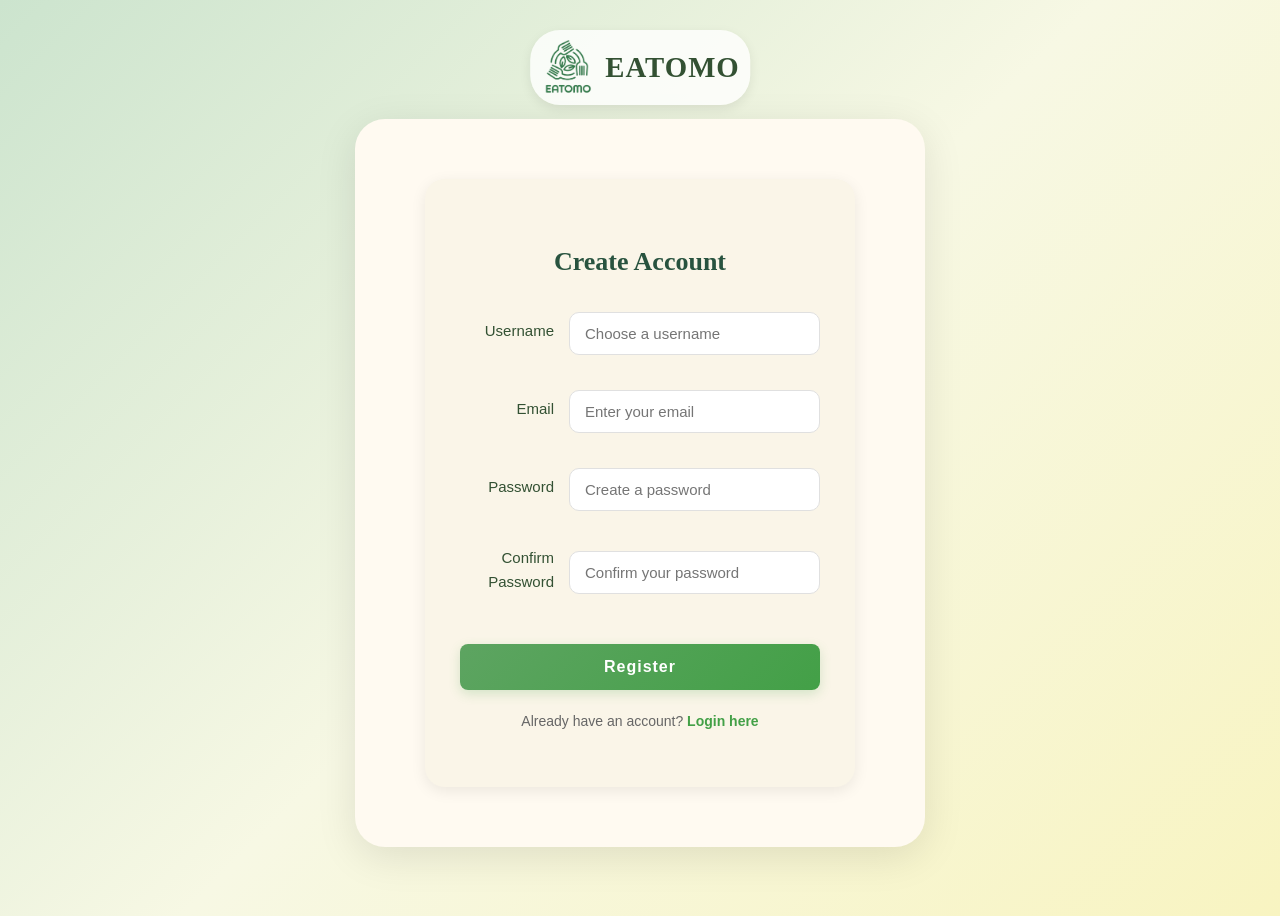
<file: frontend/html/register.html>
<!DOCTYPE html>
<html lang="en">
<head>
  <meta charset="UTF-8" />
  <meta name="viewport" content="width=device-width, initial-scale=1.0" />
  <title>Soumaki Register</title>
  <link rel="stylesheet" href="../css/login.css">
</head>
<body>
  <div class="logo-bar">
    <img src="../images/index/image-removebg-preview (36).png" alt="Brand Logo"> 
    <h1>EATOMO</h1>
  </div>
  <div class="login-container">
    <div class="login-box register-box">
      <h2>Create Account</h2>
      <form id="registerForm">
        <div>
          <label for="username">Username</label>
          <input type="text" id="username" placeholder="Choose a username" required>
        </div>
        <div>
          <label for="email">Email</label>
          <input type="email" id="email" placeholder="Enter your email" required>
        </div>
        <div>
          <label for="password">Password</label>
          <input type="password" id="password" placeholder="Create a password" required>
        </div>
        <div>
          <label for="confirm-password">Confirm Password</label>
          <input type="password" id="confirm-password" placeholder="Confirm your password" required>
        </div>
        <button type="submit">Register</button>
      </form>
      <p class="login-link">Already have an account? <a href="login.html">Login here</a></p>
    </div>
  </div>
  <script src="../js/register.js"></script>
</body>
</html>
</file>
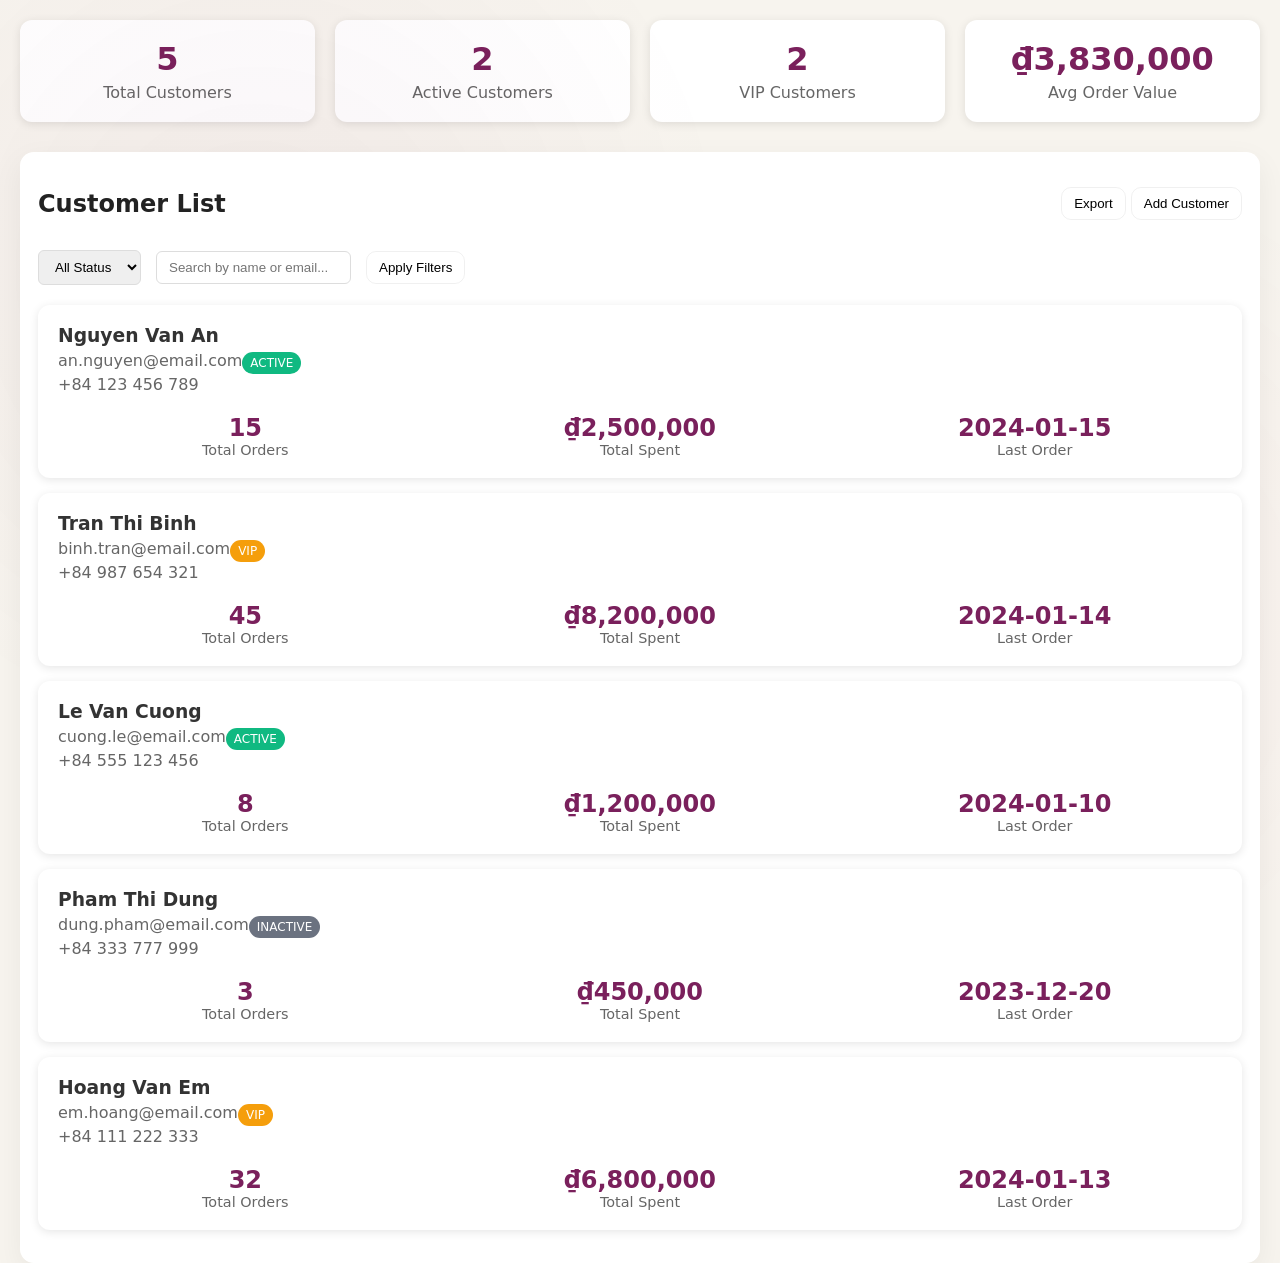
<file: frontend/html/pages/customers.html>
<!DOCTYPE html>
<html lang="en">
<head>
    <meta charset="UTF-8">
    <meta name="viewport" content="width=device-width, initial-scale=1.0">
    <title>Customers Management</title>
    <link rel="stylesheet" href="../../css/admin.css">
    <style>
        body { margin: 0; padding: 20px; background: #f7f4ee; }
        .customers-content { max-width: 100%; }
        .customer-stats { display: grid; grid-template-columns: repeat(4, 1fr); gap: 20px; margin-bottom: 30px; }
        .stat-card { background: white; padding: 20px; border-radius: 12px; box-shadow: 0 2px 10px rgba(0,0,0,0.1); text-align: center; }
        .stat-number { font-size: 2rem; font-weight: bold; color: #7A205C; }
        .stat-label { color: #666; margin-top: 5px; }
        .filter-bar { display: flex; gap: 15px; margin-bottom: 20px; align-items: center; }
        .filter-bar select, .filter-bar input { padding: 8px 12px; border: 1px solid #ddd; border-radius: 6px; }
        .customer-card { background: white; padding: 20px; border-radius: 12px; box-shadow: 0 2px 10px rgba(0,0,0,0.1); margin-bottom: 15px; }
        .customer-header { display: flex; justify-content: between; align-items: center; margin-bottom: 15px; }
        .customer-info h3 { margin: 0; color: #333; }
        .customer-info p { margin: 5px 0; color: #666; }
        .customer-stats-row { display: grid; grid-template-columns: repeat(3, 1fr); gap: 20px; margin-top: 15px; }
        .customer-stat { text-align: center; }
        .customer-stat .number { font-size: 1.5rem; font-weight: bold; color: #7A205C; }
        .customer-stat .label { color: #666; font-size: 0.9rem; }
        .status-badge { padding: 4px 8px; border-radius: 12px; font-size: 12px; font-weight: 500; }
        .status-active { background: #10b981; color: white; }
        .status-vip { background: #f59e0b; color: white; }
        .status-inactive { background: #6b7280; color: white; }
    </style>
</head>
<body>
    <div class="customers-content">
        <!-- Customer Statistics -->
        <div class="customer-stats">
            <div class="stat-card">
                <div class="stat-number" id="totalCustomers">0</div>
                <div class="stat-label">Total Customers</div>
            </div>
            <div class="stat-card">
                <div class="stat-number" id="activeCustomers">0</div>
                <div class="stat-label">Active Customers</div>
            </div>
            <div class="stat-card">
                <div class="stat-number" id="vipCustomers">0</div>
                <div class="stat-label">VIP Customers</div>
            </div>
            <div class="stat-card">
                <div class="stat-number" id="avgOrderValue">0</div>
                <div class="stat-label">Avg Order Value</div>
            </div>
        </div>

        <div class="card">
            <div class="card-head">
                <h2>Customer List</h2>
                <div>
                    <button class="ghost">Export</button>
                    <button class="ghost">Add Customer</button>
                </div>
            </div>
            
            <div class="filter-bar">
                <select id="statusFilter">
                    <option value="">All Status</option>
                    <option value="active">Active</option>
                    <option value="vip">VIP</option>
                    <option value="inactive">Inactive</option>
                </select>
                <input type="text" id="searchInput" placeholder="Search by name or email...">
                <button class="ghost" onclick="applyFilters()">Apply Filters</button>
            </div>

            <div id="customersList">
                <!-- Populated by JavaScript -->
            </div>
        </div>
    </div>

    <script>
        document.addEventListener('DOMContentLoaded', async () => {
            await loadCustomers();
        });

        async function loadCustomers() {
            try {
                const data = await fetch('../../json/admin_data.json').then(r => r.json()).catch(() => null);
                
                if (data && data.customers) {
                    // Update statistics
                    document.getElementById('totalCustomers').textContent = data.customers.length;
                    document.getElementById('activeCustomers').textContent = data.customers.filter(c => c.status === 'active').length;
                    document.getElementById('vipCustomers').textContent = data.customers.filter(c => c.status === 'vip').length;
                    
                    const totalSpent = data.customers.reduce((sum, c) => {
                        const spent = parseInt(c.totalSpent.replace(/[^\d]/g, ''));
                        return sum + spent;
                    }, 0);
                    const avgOrderValue = Math.round(totalSpent / data.customers.length);
                    document.getElementById('avgOrderValue').textContent = `₫${avgOrderValue.toLocaleString()}`;

                    // Populate customer list
                    const customersList = document.getElementById('customersList');
                    customersList.innerHTML = '';
                    
                    data.customers.forEach(customer => {
                        const customerCard = document.createElement('div');
                        customerCard.className = 'customer-card';
                        customerCard.innerHTML = `
                            <div class="customer-header">
                                <div class="customer-info">
                                    <h3>${customer.name}</h3>
                                    <p>${customer.email}</p>
                                    <p>${customer.phone}</p>
                                </div>
                                <div>
                                    <span class="status-badge status-${customer.status}">${customer.status.toUpperCase()}</span>
                                </div>
                            </div>
                            <div class="customer-stats-row">
                                <div class="customer-stat">
                                    <div class="number">${customer.totalOrders}</div>
                                    <div class="label">Total Orders</div>
                                </div>
                                <div class="customer-stat">
                                    <div class="number">${customer.totalSpent}</div>
                                    <div class="label">Total Spent</div>
                                </div>
                                <div class="customer-stat">
                                    <div class="number">${customer.lastOrder}</div>
                                    <div class="label">Last Order</div>
                                </div>
                            </div>
                        `;
                        customersList.appendChild(customerCard);
                    });
                }
            } catch (error) {
                console.error('Error loading customers:', error);
            }
        }

        function applyFilters() {
            const statusFilter = document.getElementById('statusFilter').value;
            const searchInput = document.getElementById('searchInput').value.toLowerCase();
            
            const customerCards = document.querySelectorAll('.customer-card');
            
            customerCards.forEach(card => {
                const status = card.querySelector('.status-badge').textContent.toLowerCase();
                const name = card.querySelector('h3').textContent.toLowerCase();
                const email = card.querySelector('p').textContent.toLowerCase();
                
                let show = true;
                
                if (statusFilter && status !== statusFilter) show = false;
                if (searchInput && !name.includes(searchInput) && !email.includes(searchInput)) show = false;
                
                card.style.display = show ? '' : 'none';
            });
        }
    </script>
</body>
</html>
</file>
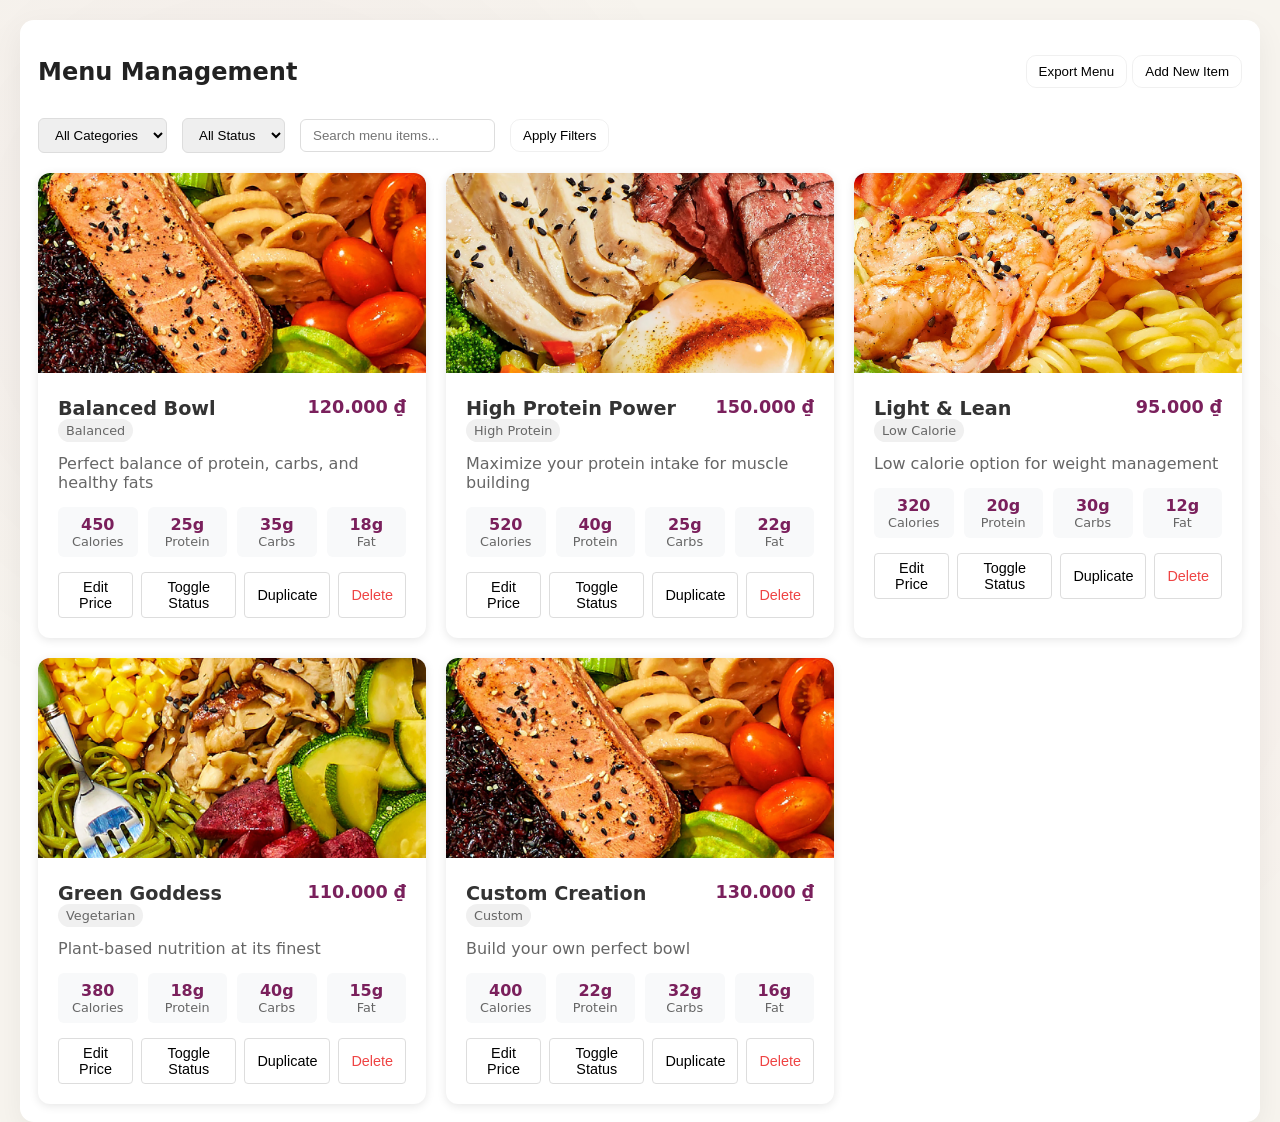
<file: frontend/html/pages/menu.html>
<!DOCTYPE html>
<html lang="en">
<head>
    <meta charset="UTF-8">
    <meta name="viewport" content="width=device-width, initial-scale=1.0">
    <title>Menu Management</title>
    <link rel="stylesheet" href="../../css/admin.css">
    <style>
        body { margin: 0; padding: 20px; background: #f7f4ee; }
        .menu-content { max-width: 100%; }
        .menu-grid { display: grid; grid-template-columns: repeat(auto-fill, minmax(300px, 1fr)); gap: 20px; }
        .menu-item-card { background: white; border-radius: 12px; box-shadow: 0 2px 10px rgba(0,0,0,0.1); overflow: hidden; }
        .menu-item-image { width: 100%; height: 200px; object-fit: cover; }
        .menu-item-content { padding: 20px; }
        .menu-item-header { display: flex; justify-content: space-between; align-items: start; margin-bottom: 15px; }
        .menu-item-name { font-size: 1.2rem; font-weight: bold; color: #333; margin: 0; }
        .menu-item-price { font-size: 1.1rem; font-weight: bold; color: #7A205C; }
        .menu-item-category { background: #f0f0f0; padding: 4px 8px; border-radius: 12px; font-size: 0.8rem; color: #666; }
        .menu-item-description { color: #666; margin: 10px 0; }
        .menu-item-macros { display: grid; grid-template-columns: repeat(4, 1fr); gap: 10px; margin: 15px 0; }
        .macro-item { text-align: center; padding: 8px; background: #f8f9fa; border-radius: 6px; }
        .macro-value { font-weight: bold; color: #7A205C; }
        .macro-label { font-size: 0.8rem; color: #666; }
        .menu-item-actions { display: flex; gap: 8px; margin-top: 15px; }
        .action-btn { padding: 6px 12px; border: 1px solid #ddd; background: white; border-radius: 4px; cursor: pointer; font-size: 0.9rem; }
        .action-btn:hover { background: #f5f5f5; }
        .action-btn.primary { background: #7A205C; color: white; border-color: #7A205C; }
        .action-btn.primary:hover { background: #5a1640; }
        .filter-bar { display: flex; gap: 15px; margin-bottom: 20px; align-items: center; }
        .filter-bar select, .filter-bar input { padding: 8px 12px; border: 1px solid #ddd; border-radius: 6px; }
        .status-badge { padding: 4px 8px; border-radius: 12px; font-size: 12px; font-weight: 500; }
        .status-active { background: #10b981; color: white; }
        .status-inactive { background: #ef4444; color: white; }
        /* Edit Price Modal */
        .modal-backdrop { position: fixed; inset: 0; background: rgba(0,0,0,0.35); display: none; align-items: center; justify-content: center; z-index: 1000; }
        .modal-backdrop.show { display: flex; }
        .modal { background: #fff; border-radius: 12px; box-shadow: 0 10px 30px rgba(0,0,0,0.2); width: 420px; max-width: 92vw; }
        .modal header { padding: 16px 20px; border-bottom: 1px solid #eee; display: flex; justify-content: space-between; align-items: center; }
        .modal header h3 { margin: 0; font-size: 1rem; }
        .modal .modal-body { padding: 16px 20px; }
        .modal .modal-actions { padding: 16px 20px; border-top: 1px solid #eee; display: flex; gap: 10px; justify-content: flex-end; }
        .modal .close-btn { background: transparent; border: none; font-size: 20px; cursor: pointer; }
        .field { display: grid; gap: 6px; margin-bottom: 12px; }
        .field label { font-size: 0.9rem; color: #555; }
        .field input { padding: 10px 12px; border: 1px solid #ddd; border-radius: 8px; font-size: 1rem; }
        .error-text { color: #ef4444; font-size: 0.85rem; display: none; }
        .error-text.show { display: block; }
    </style>
</head>
<body>
    <div class="menu-content">
        <div class="card">
            <div class="card-head">
                <h2>Menu Management</h2>
                <div>
                    <button class="ghost">Export Menu</button>
                    <button class="ghost primary">Add New Item</button>
                </div>
            </div>
            
            <div class="filter-bar">
                <select id="categoryFilter">
                    <option value="">All Categories</option>
                    <option value="Low Calorie">Low Calorie</option>
                    <option value="Balanced">Balanced</option>
                    <option value="High Protein">High Protein</option>
                    <option value="Vegetarian">Vegetarian</option>
                </select>
                <select id="statusFilter">
                    <option value="">All Status</option>
                    <option value="active">Active</option>
                    <option value="inactive">Inactive</option>
                </select>
                <input type="text" id="searchInput" placeholder="Search menu items...">
                <button class="ghost" onclick="applyFilters()">Apply Filters</button>
            </div>

            <div class="menu-grid" id="menuGrid">
                <!-- Populated by JavaScript -->
            </div>
        </div>
    </div>

    <!-- Edit Price Modal -->
    <div class="modal-backdrop" id="editPriceModal">
        <div class="modal">
            <header>
                <h3>Chỉnh sửa giá sản phẩm</h3>
                <button class="close-btn" aria-label="Close" onclick="closeEditPriceModal()">&times;</button>
            </header>
            <div class="modal-body">
                <div class="field">
                    <label>Tên sản phẩm</label>
                    <input type="text" id="editItemName" disabled>
                </div>
                <div class="field">
                    <label>Giá (VND)</label>
                    <input type="number" id="editItemPrice" min="1000" step="1000" placeholder="Ví dụ: 95000">
                    <div class="error-text" id="editPriceError">Vui lòng nhập giá hợp lệ &gt;= 1,000</div>
                </div>
            </div>
            <div class="modal-actions">
                <button class="action-btn" onclick="closeEditPriceModal()">Hủy</button>
                <button class="action-btn primary" onclick="saveEditedPrice()">Lưu</button>
            </div>
        </div>
    </div>

    <script>
        // State for admin menu
        let ADMIN_MENU_DATA = null;
        let PRICE_OVERRIDES = {};
        let CURRENT_EDIT_ID = null;

        function formatVND(amount) {
            try {
                return new Intl.NumberFormat('vi-VN', { style: 'currency', currency: 'VND' }).format(Number(amount) || 0);
            } catch (e) {
                const n = Number(amount) || 0;
                return '₫' + n.toLocaleString('vi-VN');
            }
        }

        document.addEventListener('DOMContentLoaded', async () => {
            // Load overrides from localStorage
            try {
                PRICE_OVERRIDES = JSON.parse(localStorage.getItem('adminPriceOverrides') || '{}');
            } catch (e) { PRICE_OVERRIDES = {}; }
            await loadMenuItems();
        });

        async function loadMenuItems() {
            try {
                const data = await fetch('../../json/admin_data.json').then(r => r.json()).catch(() => null);
                
                if (data && data.menuItems) {
                    ADMIN_MENU_DATA = data;
                    const menuGrid = document.getElementById('menuGrid');
                    menuGrid.innerHTML = '';
                    
                    data.menuItems.forEach(item => {
                        const effectivePrice = PRICE_OVERRIDES[item.id] != null ? PRICE_OVERRIDES[item.id] : item.price;
                        const menuCard = document.createElement('div');
                        menuCard.className = 'menu-item-card';
                        menuCard.innerHTML = `
                            <img src="${item.image}" alt="${item.name}" class="menu-item-image">
                            <div class="menu-item-content">
                                <div class="menu-item-header">
                                    <div>
                                        <h3 class="menu-item-name">${item.name}</h3>
                                        <span class="menu-item-category">${item.category}</span>
                                    </div>
                                    <div class="menu-item-price">${formatVND(effectivePrice)}</div>
                                </div>
                                
                                <div class="menu-item-description">
                                    ${item.description || 'Fresh and healthy bowl with balanced nutrition.'}
                                </div>
                                
                                <div class="menu-item-macros">
                                    <div class="macro-item">
                                        <div class="macro-value">${item.calories}</div>
                                        <div class="macro-label">Calories</div>
                                    </div>
                                    <div class="macro-item">
                                        <div class="macro-value">${item.protein}g</div>
                                        <div class="macro-label">Protein</div>
                                    </div>
                                    <div class="macro-item">
                                        <div class="macro-value">${item.carbs}g</div>
                                        <div class="macro-label">Carbs</div>
                                    </div>
                                    <div class="macro-item">
                                        <div class="macro-value">${item.fat}g</div>
                                        <div class="macro-label">Fat</div>
                                    </div>
                                </div>
                                
                                <div class="menu-item-actions">
                                    <button class="action-btn" onclick="editItem(${item.id})">Edit Price</button>
                                    <button class="action-btn" onclick="toggleStatus(${item.id})">Toggle Status</button>
                                    <button class="action-btn" onclick="duplicateItem(${item.id})">Duplicate</button>
                                    <button class="action-btn" onclick="deleteItem(${item.id})" style="color: #ef4444;">Delete</button>
                                </div>
                            </div>
                        `;
                        menuGrid.appendChild(menuCard);
                    });
                }
            } catch (error) {
                console.error('Error loading menu items:', error);
            }
        }

        function applyFilters() {
            const categoryFilter = document.getElementById('categoryFilter').value;
            const statusFilter = document.getElementById('statusFilter').value;
            const searchInput = document.getElementById('searchInput').value.toLowerCase();
            
            const menuCards = document.querySelectorAll('.menu-item-card');
            
            menuCards.forEach(card => {
                const category = card.querySelector('.menu-item-category').textContent;
                const name = card.querySelector('.menu-item-name').textContent.toLowerCase();
                
                let show = true;
                
                if (categoryFilter && category !== categoryFilter) show = false;
                if (searchInput && !name.includes(searchInput)) show = false;
                // Note: Status filter would need to be implemented with actual status data
                
                card.style.display = show ? '' : 'none';
            });
        }

        function editItem(itemId) {
            if (!ADMIN_MENU_DATA || !ADMIN_MENU_DATA.menuItems) return;
            const item = ADMIN_MENU_DATA.menuItems.find(i => i.id === itemId);
            if (!item) return;
            CURRENT_EDIT_ID = itemId;
            const currentPrice = PRICE_OVERRIDES[itemId] != null ? PRICE_OVERRIDES[itemId] : item.price;
            document.getElementById('editItemName').value = item.name;
            document.getElementById('editItemPrice').value = Number(currentPrice) || '';
            document.getElementById('editPriceError').classList.remove('show');
            document.getElementById('editPriceModal').classList.add('show');
        }

        function closeEditPriceModal() {
            document.getElementById('editPriceModal').classList.remove('show');
            CURRENT_EDIT_ID = null;
        }

        function saveEditedPrice() {
            const priceInput = document.getElementById('editItemPrice');
            const err = document.getElementById('editPriceError');
            const raw = priceInput.value.trim();
            const val = Number(raw);
            if (!raw || isNaN(val) || val < 1000) { err.classList.add('show'); return; }
            err.classList.remove('show');
            if (CURRENT_EDIT_ID == null) return;
            PRICE_OVERRIDES[CURRENT_EDIT_ID] = Math.round(val);
            try { localStorage.setItem('adminPriceOverrides', JSON.stringify(PRICE_OVERRIDES)); } catch (e) {}
            closeEditPriceModal();
            // Re-render to reflect new price
            loadMenuItems();
            alert('Đã cập nhật giá sản phẩm');
        }

        function toggleStatus(itemId) {
            alert(`Toggle status for item: ${itemId}`);
        }

        function duplicateItem(itemId) {
            alert(`Duplicate item: ${itemId}`);
        }

        function deleteItem(itemId) {
            if (confirm(`Are you sure you want to delete item ${itemId}?`)) {
                alert(`Item ${itemId} deleted`);
                loadMenuItems(); // Reload to show changes
            }
        }
    </script>
</body>
</html>
</file>
<file: frontend/css/about-styles.css>
/* Reset & Base Styles */
* {
  margin: 0;
  padding: 0;
  box-sizing: border-box;
}

:root {
  --primary-green: #4caf50;
  --dark-green: #2e7d32;
  --light-green: #81c784;
  --accent-green: #66bb6a;
  --primary-color: #2d5016;
  --secondary-color: #7fb069;
  --accent-color: #e8b923;
  --text-dark: #1a1a1a;
  --text-light: #666;
  --bg-light: #f8f9f5;
  --white: #ffffff;
  --shadow: 0 4px 20px rgba(0, 0, 0, 0.08);
  --shadow-lg: 0 10px 40px rgba(0, 0, 0, 0.12);
  --shadow-hover: 0 20px 50px rgba(76, 175, 80, 0.25);
  --transition: all 0.4s cubic-bezier(0.175, 0.885, 0.32, 1.275);
  --gradient-primary: linear-gradient(135deg, #4caf50 0%, #66bb6a 100%);
  --gradient-hero: linear-gradient(135deg, #2d5016 0%, #7fb069 50%, #4caf50 100%);
}

body {
  font-family: "Poppins", sans-serif;
  color: var(--text-dark);
  line-height: 1.6;
  overflow-x: hidden;
}

.container {
  max-width: 1200px;
  margin: 0 auto;
  padding: 0 20px;
}

/* Header Styles */
.header {
  position: fixed;
  top: 0;
  left: 0;
  right: 0;
  z-index: 1000;
  background: var(--white);
  transition: var(--transition);
}

.header.scrolled {
  box-shadow: var(--shadow);
}

.header-top {
  background: var(--primary-color);
  color: var(--white);
  padding: 8px 0;
  font-size: 13px;
}

.header-info {
  display: flex;
  justify-content: center;
  gap: 30px;
  flex-wrap: wrap;
}

.header-main {
  padding: 15px 0;
}

.navbar {
  display: flex;
  justify-content: space-between;
  align-items: center;
}

.logo h1 {
  display: flex;
  align-items: center;
  justify-content: flex-start;
  gap: 8px; /* khoảng cách giữa icon và chữ */
  font-size: 1.8rem;
  font-weight: 700;
  color: #335133;
  margin: 0;
  cursor: pointer;
  transition: transform 0.2s ease;
}

.logo img {
  width: 50px;
  height: auto;
  object-fit: contain;
  vertical-align: middle;
}


.nav-menu {
  display: flex;
  list-style: none;
  gap: 35px;
}

.nav-menu a {
  color: var(--text-dark);
  text-decoration: none;
  font-weight: 500;
  transition: var(--transition);
  position: relative;
}

.nav-menu a::after {
  content: "";
  position: absolute;
  bottom: -5px;
  left: 0;
  width: 0;
  height: 2px;
  background: var(--secondary-color);
  transition: var(--transition);
}

.nav-menu a:hover::after,
.nav-menu a.active::after {
  width: 100%;
}

.nav-menu a:hover,
.nav-menu a.active {
  color: var(--secondary-color);
}

.nav-actions {
  display: flex;
  align-items: center;
  gap: 15px;
}

.btn-order {
  background: var(--secondary-color);
  color: var(--white);
  border: none;
  padding: 12px 28px;
  border-radius: 25px;
  font-weight: 600;
  cursor: pointer;
  transition: var(--transition);
}

.btn-order:hover {
  background: var(--primary-color);
  transform: translateY(-2px);
  box-shadow: var(--shadow);
}

.mobile-toggle {
  display: none;
  flex-direction: column;
  gap: 5px;
  background: none;
  border: none;
  cursor: pointer;
}

.mobile-toggle span {
  width: 25px;
  height: 3px;
  background: var(--primary-color);
  transition: var(--transition);
}

/* Hero Section */
.hero-about {
  height: 80vh;
  background: var(--gradient-hero);
  display: flex;
  align-items: center;
  justify-content: center;
  position: relative;
  margin-top: 100px;
  overflow: hidden;
}

.hero-about::before {
  content: "";
  position: absolute;
  top: 0;
  left: 0;
  right: 0;
  bottom: 0;
  background: url("../images/about/hero-bg.jpg") center / cover no-repeat;
  opacity: 0.2;
  animation: slowZoom 20s ease-in-out infinite alternate;
}


@keyframes slowZoom {
  from {
    transform: scale(1);
  }
  to {
    transform: scale(1.1);
  }
}

.hero-overlay {
  position: absolute;
  top: 0;
  left: 0;
  right: 0;
  bottom: 0;
  background: rgba(255, 255, 255, 0.3);
}

.hero-content {
  position: relative;
  z-index: 2;
  text-align: center;
  color: var(--white);
}

.hero-title {
  font-family: "Playfair Display", serif;
  font-size: 72px;
  font-weight: 700;
  margin-bottom: 15px;
  animation: fadeInUp 1s ease-out;
  color: rgb(71, 90, 65)
}

.hero-subtitle {
  font-size: 24px;
  font-weight: 300;
  letter-spacing: 2px;
  animation: fadeInUp 1s ease-out 0.2s backwards;
  color: rgb(66, 93, 66)
}

@keyframes fadeInUp {
  from {
    opacity: 0;
    transform: translateY(30px);
  }
  to {
    opacity: 1;
    transform: translateY(0);
  }
}

.scroll-indicator {
  position: absolute;
  bottom: 30px;
  left: 50%;
  transform: translateX(-50%);
  z-index: 3;
}

.mouse {
  width: 30px;
  height: 50px;
  border: 2px solid var(--white);
  border-radius: 15px;
  position: relative;
}

.mouse::before {
  content: "";
  width: 4px;
  height: 10px;
  background: var(--white);
  position: absolute;
  top: 10px;
  left: 50%;
  transform: translateX(-50%);
  border-radius: 2px;
  animation: scroll 2s infinite;
}

@keyframes scroll {
  0%,
  100% {
    opacity: 0;
    transform: translateX(-50%) translateY(0);
  }
  50% {
    opacity: 1;
    transform: translateX(-50%) translateY(10px);
  }
}

/* Brand Story Section */
.brand-story {
  padding: 120px 0;
  background: var(--white);
}

.story-grid {
  display: grid;
  grid-template-columns: 1fr 1fr;
  gap: 80px;
  align-items: center;
}

.section-label {
  display: inline-block;
  color: var(--secondary-color);
  font-weight: 600;
  text-transform: uppercase;
  letter-spacing: 2px;
  font-size: 14px;
  margin-bottom: 15px;
}

.section-title {
  font-family: "Playfair Display", serif;
  font-size: 48px;
  font-weight: 700;
  color: var(--primary-color);
  margin-bottom: 30px;
  line-height: 1.2;
}

.story-text {
  font-size: 16px;
  color: rgb(76, 93, 70);
  margin-bottom: 20px;
  line-height: 1.8;
}

.story-stats {
  display: grid;
  grid-template-columns: repeat(3, 1fr);
  gap: 30px;
  margin-top: 50px;
}

.stat-item {
  text-align: center;
  padding: 30px 20px;
  background: var(--bg-light);
  border-radius: 15px;
  transition: var(--transition);
}

.stat-item:hover {
  transform: translateY(-5px);
  box-shadow: var(--shadow);
}

.stat-number {
  font-family: "Playfair Display", serif;
  font-size: 48px;
  font-weight: 700;
  color: var(--secondary-color);
  margin-bottom: 10px;
}

.stat-label {
  font-size: 14px;
  color: var(--text-light);
  font-weight: 500;
}

.story-image {
  position: relative;
}

.story-image img {
  width: 100%;
  height: 600px;
  object-fit: cover;
  border-radius: 20px;
  box-shadow: var(--shadow-lg);
}

.image-decoration {
  position: absolute;
  top: -20px;
  right: -20px;
  width: 200px;
  height: 200px;
  background: var(--accent-color);
  border-radius: 50%;
  z-index: -1;
  opacity: 0.3;
}

/* Sous-vide Section */
.sousvide-section {
  padding: 120px 0;
  background: rgb(242, 234, 220);
}

.sousvide-grid {
  display: grid;
  grid-template-columns: 1fr 1fr;
  gap: 80px;
  align-items: center;
}

.sousvide-image {
  position: relative;
}

.sousvide-image img {
  width: 100%;
  height: 600px;
  object-fit: cover;
  border-radius: 20px;
  box-shadow: var(--shadow-lg);
}

.image-badge {
  position: absolute;
  bottom: 30px;
  left: 30px;
  background: var(--white);
  padding: 20px 30px;
  border-radius: 15px;
  box-shadow: var(--shadow-lg);
  display: flex;
  align-items: center;
  gap: 15px;
  animation: float 3s ease-in-out infinite;
}

@keyframes float {
  0%,
  100% {
    transform: translateY(0);
  }
  50% {
    transform: translateY(-10px);
  }
}

.badge-icon {
  font-size: 32px;
}

.badge-text {
  font-weight: 600;
  color: var(--primary-color);
}

.sousvide-description {
  font-size: 16px;
  color: var(--text-light);
  margin-bottom: 20px;
  line-height: 1.8;
}

.sousvide-description strong {
  color: var(--primary-color);
  font-weight: 600;
}

.technique-features {
  margin-top: 40px;
  display: flex;
  flex-direction: column;
  gap: 25px;
}

.feature-item {
  display: flex;
  gap: 20px;
  align-items: flex-start;
  padding: 25px;
  background: rgb(240, 235, 227);
  border-radius: 15px;
  transition: var(--transition);
}

.feature-item:hover {
  transform: translateX(10px);
  box-shadow: var(--shadow);
}

.feature-icon {
  font-size: 36px;
  flex-shrink: 0;
}

.feature-text h4 {
  font-size: 18px;
  color: var(--primary-color);
  margin-bottom: 5px;
}

.feature-text p {
  font-size: 14px;
  color: var(--text-light);
}

/* Values Section */
.values-section {
  padding: 120px 0;
  background: rgb(242, 234, 220);
}

.section-header {
  text-align: center;
  margin-bottom: 80px;
}

.values-grid {
  display: grid;
  grid-template-columns: repeat(4, 1fr);
  gap: 30px;
}

.value-card {
  text-align: center;
  padding: 40px 30px;
  background: var(--bg-light);
  border-radius: 25px;
  transition: var(--transition);
  position: relative;
  overflow: hidden;
  border: 2px solid transparent;
}

.value-card::before {
  content: '';
  position: absolute;
  top: 0;
  left: -100%;
  width: 100%;
  height: 100%;
  background: var(--gradient-primary);
  opacity: 0.1;
  transition: left 0.5s ease;
  z-index: 1;
}

.value-card:hover::before {
  left: 0;
}

.value-card:hover {
  transform: translateY(-15px) scale(1.02);
  box-shadow: var(--shadow-hover);
  background: var(--white);
  border-color: var(--primary-green);
}

.value-icon {
  font-size: 56px;
  margin-bottom: 20px;
  position: relative;
  z-index: 2;
  animation: pulse 3s infinite;
}

.value-title {
  font-size: 20px;
  font-weight: 600;
  color: white;
  margin-bottom: 15px;
}

.value-description {
  font-size: 14px;
  color: var(--text-light);
  line-height: 1.6;
  opacity: 0;                  /* Ẩn ban đầu */
  max-height: 0;               /* Giới hạn chiều cao ban đầu */
  overflow: hidden;
  transition: all 0.5s ease;   /* Hiệu ứng mượt */
}
.value-card:hover .value-description {
  opacity: 1;                  /* Hiện khi hover */
  max-height: 200px;           /* Mở rộng chiều cao */
  margin-top: 10px;            /* Thêm khoảng cách */
}
.value-card:hover .value-title{
  color: #2d5016;
}

/* 🔹 Ảnh nền riêng cho từng thẻ */
.card1 {
  background: url('../images/about/1.webp') center/cover no-repeat;
}

.card2 {
  background: url('../images/about/3.webp') center/cover no-repeat;
}

.card3 {
  background: url('../images/about/2.webp') center/cover no-repeat;
}

.card4 {
  background: url('../images/about/4.webp') center/cover no-repeat;
}



/* 🔹 Khi hover thì lớp mờ trong suốt hơn */
.value-card:hover::after {
  opacity: 0.6;
}

/* 🔹 Giữ nội dung nằm trên lớp mờ */
.value-icon,
.value-title,
.value-description {
  position: relative;
  z-index: 2;
}


/* Team Section */
.team-section {
  padding: 120px 0;
  background: rgb(225, 236, 225);
}

.team-grid {
  display: grid;
  grid-template-columns: repeat(4, 1fr);
  gap: 30px;
}

.team-member {
  text-align: center;
  transition: var(--transition);
}

.team-member:hover {
  transform: translateY(-10px);
}

.member-image {
  position: relative;
  overflow: hidden;
  border-radius: 25px;
  margin-bottom: 25px;
  box-shadow: var(--shadow);
  transition: var(--transition);
}

.team-member:hover .member-image {
  box-shadow: var(--shadow-hover);
}

.member-image img {
  width: 100%;
  height: 400px;
  object-fit: cover;
  transition: var(--transition);
}

.member-overlay {
  position: absolute;
  top: 0;
  left: 0;
  right: 0;
  bottom: 0;
  background: rgba(45, 80, 22, 0.9);
  display: flex;
  align-items: center;
  justify-content: center;
  opacity: 0;
  transition: var(--transition);
}

.team-member:hover .member-overlay {
  opacity: 1;
}

.team-member:hover .member-image img {
  transform: scale(1.1);
}

.member-social {
  display: flex;
  gap: 20px;
}

.social-link {
  color: var(--white);
  text-decoration: none;
  font-weight: 600;
  padding: 10px 20px;
  border: 2px solid var(--white);
  border-radius: 25px;
  transition: var(--transition);
}

.social-link:hover {
  background: var(--white);
  color: var(--primary-color);
}

.member-name {
  font-size: 22px;
  font-weight: 600;
  color: var(--primary-color);
  margin-bottom: 8px;
}

.member-role {
  font-size: 14px;
  color: var(--text-light);
}

/* CTA Section */
.cta-section {
  padding: 200px 0;
  background-image: url(../images/about/5.webp);
  position: relative;
  overflow: hidden;
}
.cta-overlay{
  position: absolute;
  top: 0;
  left: 0;
  right: 0;
  bottom: 0;
  background: rgba(52, 48, 48, 0.3);
}
.cta-section::before {
  content: "";
  position: absolute;
  top: -50%;
  right: -10%;
  width: 500px;
  height: 500px;
  background: rgba(255, 255, 255, 0.1);
  border-radius: 50%;
}

.cta-content {
  text-align: center;
  position: relative;
  z-index: 2;
}

.cta-title {
  font-family: "Playfair Display", serif;
  font-size: 48px;
  font-weight: 700;
  color: var(--white);
  margin-bottom: 20px;
}

.cta-description {
  font-size: 18px;
  color: var(--white);
  margin-bottom: 40px;
  opacity: 0.9;
}

.cta-buttons {
  display: flex;
  gap: 20px;
  justify-content: center;
}

.btn-primary,
.btn-secondary {
  padding: 15px 40px;
  border-radius: 30px;
  font-weight: 600;
  font-size: 16px;
  cursor: pointer;
  transition: var(--transition);
  border: 2px solid var(--white);
  position: relative;
  overflow: hidden;
  text-transform: uppercase;
  letter-spacing: 1px;
}

.btn-primary::before,
.btn-secondary::before {
  content: '';
  position: absolute;
  top: 0;
  left: -100%;
  width: 100%;
  height: 100%;
  background: linear-gradient(90deg, transparent, rgba(255, 255, 255, 0.2), transparent);
  transition: left 0.5s ease;
}

.btn-primary:hover::before,
.btn-secondary:hover::before {
  left: 100%;
}

.btn-primary {
  background: var(--white);
  color: var(--primary-color);
}

.btn-primary:hover {
  background: transparent;
  color: var(--white);
  transform: translateY(-5px) scale(1.05);
  box-shadow: 0 15px 40px rgba(0, 0, 0, 0.3);
}

.btn-secondary {
  background: transparent;
  color: var(--white);
}

.btn-secondary:hover {
  background: var(--white);
  color: var(--primary-color);
  transform: translateY(-5px) scale(1.05);
  box-shadow: 0 15px 40px rgba(0, 0, 0, 0.3);
}
/*Container*/
.dish-container {
  position: relative;
  display: inline-block;
}
.dish-section {
  font-family: "Playfair Display", serif;
  font-size: 30px;
  font-weight: 500;
  margin-bottom: 20px;
  min-height: 100vh;             /* chiếm toàn màn hình */
  display: flex;
  flex-direction: column;
  justify-content: center;       /* căn giữa theo chiều dọc */
  align-items: center;           /* căn giữa theo chiều ngang */
  background-color: #f9f1df;     /* màu nền nhẹ giống hình mẫu */
  text-align: center;
  padding: 40px;
}

.dish-container {
  display: flex;
  justify-content: center;
  align-items: center;
  margin-top: 40px;
}

.dish-image {
  width: 550px;                  /* to hơn */
  max-width: 90vw;               /* giới hạn ngang */
  height: auto;                  /* không méo hình */
  border-radius: 50%;            /* tròn */
  box-shadow: 0 15px 35px rgba(0, 0, 0, 0.2);
  transition: transform 0.4s ease;
}

.dish-image:hover {
  transform: scale(1.03);        /* phóng nhẹ khi hover */
}

.hotspot {
  position: absolute;
  background: #7A205C;
  color: white;
  border-radius: 50%;
  width: 30px;
  height: 30px;
  text-align: center;
  line-height: 30px;
  cursor: pointer;
  font-weight: bold;
  font-size: 20px;
  transition: transform 0.3s ease;
}

.hotspot:hover {
  transform: scale(1.2);
}

.description {
  font-family:  "Poppins", sans-serif;
  font-size: 15px;
  font-weight: 200;
  margin-bottom: 20px;
  display: none;
  position: absolute;
  top: 50%;
  left: 110%;
  width: 220px;
  background: #fff5e6;
  padding: 15px;
  border-radius: 15px;
  box-shadow: 0 4px 10px rgba(0,0,0,0.2);
  animation: fadeIn 0.5s ease forwards;
}
.description.show {
  opacity: 1;
  transform: scale(1);
  pointer-events: auto;
} 

@keyframes fadeIn {
  from { opacity: 0; transform: translateY(10px); }
  to { opacity: 1; transform: translateY(0); }
}

/* Footer */
.footer {
  background: var(--text-dark);
  color: var(--white);
  padding: 60px 0 30px;
}

.footer-grid {
  display: grid;
  grid-template-columns: 2fr 1fr 1fr 1fr;
  gap: 40px;
  margin-bottom: 40px;
}

.footer-title {
  font-family: "Playfair Display", serif;
  font-size: 28px;
  margin-bottom: 15px;
}

.footer-text {
  color: rgba(255, 255, 255, 0.7);
  margin-bottom: 20px;
}

.social-links {
  display: flex;
  gap: 15px;
}

.social-icon {
  color: var(--white);
  text-decoration: none;
  padding: 8px 16px;
  border: 1px solid rgba(255, 255, 255, 0.3);
  border-radius: 20px;
  font-size: 14px;
  transition: var(--transition);
}

.social-icon:hover {
  background: var(--secondary-color);
  border-color: var(--secondary-color);
}

.footer-heading {
  font-size: 18px;
  margin-bottom: 20px;
  font-weight: 600;
}

.footer-links {
  list-style: none;
}

.footer-links li {
  margin-bottom: 12px;
}

.footer-links a {
  color: rgba(255, 255, 255, 0.7);
  text-decoration: none;
  transition: var(--transition);
}

.footer-links a:hover {
  color: var(--secondary-color);
}

.footer-bottom {
  text-align: center;
  padding-top: 30px;
  border-top: 1px solid rgba(255, 255, 255, 0.1);
  color: rgba(255, 255, 255, 0.5);
}

/* Responsive Design */
@media (max-width: 968px) {
  .nav-menu {
    position: fixed;
    top: 100px;
    left: -100%;
    flex-direction: column;
    background: var(--white);
    width: 100%;
    padding: 30px;
    box-shadow: var(--shadow-lg);
    transition: var(--transition);
    animation: slideInFromTop 0.3s ease-out;
  }

  @keyframes slideInFromTop {
    from {
      opacity: 0;
      transform: translateY(-20px);
    }
    to {
      opacity: 1;
      transform: translateY(0);
    }
  }

  .nav-menu.active {
    left: 0;
  }

  .mobile-toggle {
    display: flex;
  }

  .hero-title {
    font-size: 48px;
  }

  .hero-about {
    height: 60vh;
  }

  .story-grid,
  .sousvide-grid {
    grid-template-columns: 1fr;
    gap: 50px;
  }

  .values-grid {
    grid-template-columns: repeat(2, 1fr);
    gap: 20px;
  }

  .team-grid {
    grid-template-columns: 1fr;
    gap: 30px;
  }

  .footer-grid {
    grid-template-columns: 1fr;
    gap: 30px;
  }

  .cta-buttons {
    flex-direction: column;
    align-items: center;
    gap: 15px;
  }

  .btn-primary,
  .btn-secondary {
    width: 100%;
    max-width: 300px;
  }

  .value-card {
    padding: 30px 20px;
  }

  .feature-item {
    padding: 20px;
  }
}

@media (max-width: 640px) {
  .hero-title {
    font-size: 36px;
  }

  .hero-subtitle {
    font-size: 18px;
  }

  .section-title {
    font-size: 32px;
  }

  .story-stats {
    grid-template-columns: 1fr;
    gap: 20px;
  }

  .values-grid {
    grid-template-columns: 1fr;
    gap: 20px;
  }

  .header-info {
    flex-direction: column;
    gap: 5px;
    text-align: center;
  }

  .hero-about {
    height: 50vh;
  }

  .value-card {
    padding: 25px 15px;
  }

  .value-icon {
    font-size: 48px;
  }

  .feature-item {
    padding: 15px;
    flex-direction: column;
    text-align: center;
  }

  .feature-icon {
    font-size: 28px;
  }

  .member-image img {
    height: 300px;
  }

  .cta-title {
    font-size: 36px;
  }

  .cta-description {
    font-size: 16px;
  }
}

/* Enhanced Animation on Scroll */
[data-aos] {
  opacity: 0;
  transition: opacity 0.8s cubic-bezier(0.175, 0.885, 0.32, 1.275), transform 0.8s cubic-bezier(0.175, 0.885, 0.32, 1.275);
}

[data-aos].aos-animate {
  opacity: 1;
}

[data-aos="fade-up"].aos-animate {
  transform: translateY(0);
}

[data-aos="fade-up"] {
  transform: translateY(50px);
}

[data-aos="fade-right"].aos-animate {
  transform: translateX(0);
}

[data-aos="fade-right"] {
  transform: translateX(-50px);
}

[data-aos="fade-left"].aos-animate {
  transform: translateX(0);
}

[data-aos="fade-left"] {
  transform: translateX(50px);
}

[data-aos="zoom-in"].aos-animate {
  transform: scale(1);
}

[data-aos="zoom-in"] {
  transform: scale(0.8);
}

/* Additional Modern Animations */
@keyframes slideInFromLeft {
  from {
    opacity: 0;
    transform: translateX(-50px);
  }
  to {
    opacity: 1;
    transform: translateX(0);
  }
}

@keyframes slideInFromRight {
  from {
    opacity: 0;
    transform: translateX(50px);
  }
  to {
    opacity: 1;
    transform: translateX(0);
  }
}

@keyframes bounceIn {
  0% {
    opacity: 0;
    transform: scale(0.3);
  }
  50% {
    opacity: 1;
    transform: scale(1.05);
  }
  70% {
    transform: scale(0.9);
  }
  100% {
    opacity: 1;
    transform: scale(1);
  }
}

@keyframes pulse {
  0% {
    transform: scale(1);
  }
  50% {
    transform: scale(1.05);
  }
  100% {
    transform: scale(1);
  }
}

/* Add animation classes */
.animate-slide-left {
  animation: slideInFromLeft 0.8s ease-out;
}

.animate-slide-right {
  animation: slideInFromRight 0.8s ease-out;
}

.animate-bounce-in {
  animation: bounceIn 0.8s ease-out;
}

.animate-pulse {
  animation: pulse 2s infinite;
}
</file>
<file: frontend/css/build-your-own-styles.css>
/* Reset & Base Styles */
* {
  margin: 0;
  padding: 0;
  box-sizing: border-box;
}

:root {
  --primary-green: #4caf50;
  --dark-green: #2e7d32;
  --light-green: #81c784;
  --accent-green: #66bb6a;
  --cream: #fff8e7;
  --white: #ffffff;
  --black: #1a1a1a;
  --gray: #666666;
  --light-gray: #f8f9fa;
  --border-color: #e0e0e0;
  --shadow: 0 4px 20px rgba(0, 0, 0, 0.08);
  --shadow-hover: 0 8px 30px rgba(0, 0, 0, 0.12);
  --gradient-primary: linear-gradient(135deg, #4caf50 0%, #66bb6a 100%);
  --gradient-hero: linear-gradient(135deg, #ead8ad 0%, #f8f9fa 50%, #d1daaf 100%);
  --gradient-soulmate: linear-gradient(135deg, #81c784 0%, #4caf50 50%, #2e7d32 100%);
}


* {
    margin: 0;
    padding: 0;
    box-sizing: border-box;
    font-family: 'Arial', sans-serif;
}

body {
    background-color: #f9f9f9;
    color: #333;
}

/* --- SECTION LAYOUT --- */
.adv-showcase {
  position: relative;
  display: flex;
  align-items: center;
  justify-content: space-between;
  padding: 80px 100px;
  background: linear-gradient(135deg, #cce4ce 0%, #f7f8e4 50%, #f8f4c1 100%);
  overflow: hidden;
  min-height: 700px;
}

/* --- TEXT CONTENT --- */
.adv-content {
  flex: 1;
  z-index: 5;
  max-width: 40%;
  text-align: left;
  animation: fadeInUp 1.2s ease forwards;
}

.adv-title {
  font-size: 60px;
  font-weight: 700;
  color: #4a2e1f;
  line-height: 1.1;
  margin-bottom: 20px;
  letter-spacing: -1px;
}

.adv-text {
  font-size: 18px;
  color: #7a6c63;
  line-height: 1.7;
  margin-bottom: 35px;
}

.adv-btn {
  padding: 14px 32px;
  background-color: #7A205C;
  color: white;
  border: none;
  border-radius: 40px;
  font-size: 16px;
  font-weight: 600;
  cursor: pointer;
  transition: all 0.3s ease;
  box-shadow: 0 8px 20px rgba(0,0,0,0.1);
}

.adv-btn:hover {
  background-color: #581c43;
  transform: translateY(-3px);
  box-shadow: 0 10px 25px rgba(0,0,0,0.2);
}

/* --- IMAGE FAN LAYOUT --- */
.adv-container {
  position: relative;
  flex: 1.2;
  display: flex;
  justify-content: center;
  align-items: center;
  perspective: 1200px;
}

.adv-img {
  position: absolute;
  width: 260px;
  height: 360px;
  object-fit: cover;
  border-radius: 20px;
  box-shadow: 0 15px 35px rgba(0,0,0,0.15);
  transition: all 0.6s ease;
  cursor: pointer;
  opacity: 0.9;
}

/* fan (cánh quạt) layout */
.adv-img:nth-child(1) { transform: rotate(-20deg) translateX(-220px) scale(0.9); z-index: 1; }
.adv-img:nth-child(2) { transform: rotate(-10deg) translateX(-110px) scale(0.95); z-index: 2; }
.adv-img:nth-child(3) { transform: rotate(0deg) translateX(0) scale(1); z-index: 3; }
.adv-img:nth-child(4) { transform: rotate(10deg) translateX(110px) scale(0.95); z-index: 2; }
.adv-img:nth-child(5) { transform: rotate(20deg) translateX(220px) scale(0.9); z-index: 1; }

/* hover effect */
.adv-container:hover .adv-img {
  filter: brightness(0.8) blur(1px);
  transform: scale(0.9);
}

.adv-img:hover {
  transform: scale(1.15) rotate(0deg) translateY(-25px);
  filter: brightness(1) blur(0);
  z-index: 10;
  box-shadow: 0 25px 60px rgba(0,0,0,0.3);
}

/* --- subtle text animation --- */
@keyframes fadeInUp {
  0% { opacity: 0; transform: translateY(40px); }
  100% { opacity: 1; transform: translateY(0); }
}

/* --- RESPONSIVE --- */
@media (max-width: 1024px) {
  .adv-showcase {
    flex-direction: column;
    text-align: center;
    padding: 60px 30px;
  }

  .adv-content {
    max-width: 100%;
    margin-bottom: 50px;
  }

  .adv-title { font-size: 42px; }
  .adv-text { font-size: 16px; }
}


.green {
    position: absolute;
    bottom: 0;         /* nằm ở dưới cùng */
    left: 20%;
    width: 120%;       /* trải ngang toàn khung */
    z-index: -1;       /* nằm phía dưới nội dung */
    opacity: 0.8;      /* có thể chỉnh độ mờ cho nhẹ nhàng */
    transform: rotate(70deg); /* ✅ Xoay đứng hình */
    /* neo góc xoay ở góc trái dưới */
}


.yellow {
    position: absolute;
    bottom: 0;      /* nằm sát đáy */
    left: 0;        /* nằm sát bên trái */
    width: 25%;     /* chỉnh kích cỡ vừa mắt */
    z-index: -1;    /* đẩy ra phía sau nội dung */
    opacity: 0.8;   /* hiệu ứng nhẹ nhàng */
}


.container {
    max-width: 1200px;
    margin: 0 auto;
    padding: 40px 20px;
    display: flex;
    flex-wrap: wrap;
    gap: 30px;
    justify-content: center
    
}
/* Top Banner */
.top-banner {
  background-color: rgb(63, 103, 64);
  color: var(--white);
  text-align: center;
  padding: 12px 20px;
  font-size: 14px;
  font-weight: 400;
}

/* Header */
.header {
  background-color: var(--white);
  box-shadow: var(--shadow);
  position: sticky;
  top: 0;
  z-index: 1000;
  transition: all 0.3s ease;
}

/* Container trong header */
.header .container {
  display: flex;
  justify-content: space-between;
  align-items: center;
  padding: 5px 20px; 
}
.logo h1 {
  display: flex;
  align-items: center;
  justify-content: flex-start;
  gap: 8px; /* khoảng cách giữa icon và chữ */
  font-size: 1.8rem;
  font-weight: 700;
  color: #335133;
  margin: 0;
  cursor: pointer;
  transition: transform 0.2s ease;
}

.logo img {
  width: 50px;
  height: auto;
  object-fit: contain;
  vertical-align: middle;
}

.nav {
  display: flex;
  gap: 35px;
}

.nav-link {
  text-decoration: none;
  color: var(--black);
  font-weight: 500;
  font-size: 15px;
  transition: color 0.3s ease;
  position: relative;
}

.nav-link::after {
  content: "";
  position: absolute;
  bottom: -5px;
  left: 0;
  width: 0;
  height: 2px;
  background-color: var(--primary-green);
  transition: width 0.3s ease;
}

.nav-link:hover {
  color: var(--primary-green);
}

.nav-link:hover::after {
  width: 100%;
}

.menu-toggle {
  display: none;
  flex-direction: column;
  gap: 5px;
  background: none;
  border: none;
  cursor: pointer;
}

.menu-toggle span {
  width: 25px;
  height: 3px;
  background-color: var(--black);
  transition: all 0.3s ease;
}

/* Sub Navigation */
.sub-nav {
  background-color: var(--light-gray);
  border-bottom: 1px solid var(--border-color);
}

.sub-nav-links {
  display: flex;
  gap: 40px;
  justify-content: center;
}

.sub-nav-link {
  text-decoration: none;
  color: var(--gray);
  font-weight: 500;
  font-size: 16px;
  transition: color 0.3s ease;
  position: relative;
}

.sub-nav-link::after {
  content: "";
  position: absolute;
  bottom: -5px;
  left: 0;
  width: 0;
  height: 2px;
  background-color: var(--primary-green);
  transition: width 0.3s ease;
}

.sub-nav-link:hover,
.sub-nav-link.active {
  color: var(--primary-green);
}

.sub-nav-link:hover::after,
.sub-nav-link.active::after {
  width: 100%;
}

/*Selection Ing*/
.build-section {
    flex: 2;
    min-width: 300px;
}

.summary-section {
  flex: 1;
  min-width: 300px;
  background-color: #fdfaf2; /* tone be nhạt dịu */
  border-radius: 16px;
  padding: 40px 35px;
  box-shadow: 0 6px 20px rgba(0, 0, 0, 0.08);
  position: sticky;
  top: 20px;
  align-self: flex-start;
  transition: all 0.3s ease;
}

.summary-section:hover {
  transform: translateY(-3px);
  box-shadow: 0 10px 25px rgba(0, 0, 0, 0.12);
}


.selection-step {
    margin-bottom: 40px;
}

.selection-step h2 {
    font-size: 24px;
    margin-bottom: 20px;
    color:#4c6054;
    font-weight: 600;
    border-bottom: 2px solid #485e41;
    padding-bottom: 10px;
    display: inline-block;
}

.selection-options {
    display: grid;
    grid-template-columns: repeat(auto-fill, minmax(200px, 1fr));
    gap: 20px;
}

.option {
  background-color: rgb(250, 245, 232);          /* Màu nền be nhẹ */
  border-radius: 20px;
  overflow: hidden;
  box-shadow: 0 2px 6px rgba(0, 0, 0, 0.1);
  transition: all 0.3s ease;
  cursor: pointer;
  width: 230px;                       /* Khung vừa đủ */
  text-align: center;
  padding: 25px 15px;
  position: relative;
}

.option:hover {
  transform: translateY(-4px);
  box-shadow: 0 6px 20px rgba(0, 0, 0, 0.15);
}

.option.selected {
  border: 2.5px solid #7A205C;        /* Màu tím đậm Soumaki */
}

/* Ảnh món ăn */
.option img {
  width: 160px;
  height: 160px;
  object-fit: contain;
  margin: 15px auto;
  display: block;
  border-radius: 50%;
  background-color: white;
  box-shadow: 0 2px 8px rgba(0,0,0,0.05);
}


.option p {
  font-family: "Playfair Display", serif;
  font-size: 15px;
  font-weight: 500;
  color: #5b183f;
  text-align: center;
  line-height: 1.4;                /* Giãn dòng đẹp */
  word-spacing: 2px;               /* Khoảng cách giữa từ */
  margin: 0 auto 10px auto;
  max-width: 160px;                /* Giới hạn chiều ngang để xuống dòng hợp lý */
  white-space: normal;
  word-wrap: break-word;
  display: flex;
  flex-direction: column;
  align-items: center;
  justify-content: center;
  height: 40px;                    /* Giữ khung ổn định cho 2 dòng chữ */
}

.option.large {
  grid-column: span 2;             /* Ảnh to chiếm 2 cột */
  width: 100%;              
  height: 300px;         /* Độ rộng full trong grid */
  padding: 0;                      /* Bỏ padding dư */
  border-radius: 20px;
  overflow: hidden;
}

.option.large img {
  width: 100%;
  height: 100%;
  object-fit: cover;               /* Ảnh bao kín khung mà không méo */
  border-radius: 20px;
  box-shadow: 0 4px 10px rgba(0,0,0,0.15);
}

.option.large p {
  display: none;                   /* Ẩn text nếu không cần mô tả */
}

.overlay {
  position: absolute;
  top: 0;
  left: 0;
  right: 0;
  bottom: 0;
  /* Gradient mờ dần từ trên xuống */
  background: linear-gradient(
    to top,
    rgba(0, 0, 0, 0.7) 0%,     /* đậm ở dưới cùng */
    rgba(0, 0, 0, 0.4) 50%,    /* trung bình */
    rgba(0, 0, 0, 0.15) 70%,   /* gần trong suốt */
    rgba(0, 0, 0, 0) 90%  
  );
  color: #ebe6ec;
  display: flex;
  flex-direction: column;
  justify-content: center;
  text-align: center;
  padding: 40px;
  z-index: 2; /* đảm bảo overlay nằm trên ảnh */
}

.overlay h1 {
  font-size: 50px;
  font-weight: 300;
  margin: 0;
}

.overlay p {
  font-size: 16px;
  margin-top: 10px;
}

.nutrition-info {
    display: flex;
    justify-content: space-between;
    margin-top: 30px;
    background-color: #fff;
    padding: 20px;
    border-radius: 10px;
    box-shadow: 0 3px 10px rgba(0, 0, 0, 0.1);
}

.nutrition-item {
    display: flex;
    flex-direction: column;
    align-items: center;
}

.nutrition-item span:first-child {
    font-size: 24px;
    font-weight: 700;
    color: #e67e22;
}

.nutrition-item span:last-child {
    font-size: 14px;
    color: #7f8c8d;
}

.summary-section h2 {
  font-size: 26px;
  font-weight: 700;
  color: #581c43;
  margin-bottom: 12px;
  text-align: center;
  font-family: "Playfair Display", serif;
}

.summary-section p {
  font-size: 15px;
  color: #6d5a4c;
  line-height: 1.6;
  text-align: center;
  margin-bottom: 25px;
}


.summary-section h3 {
    font-size: 20px;
    margin-bottom: 15px;
    color: #e67e22;
    text-align: center;
  font-family: "Playfair Display", serif;
}

.summary-section p {
    font-size: 14px;
    line-height: 1.6;
    color: #7f8c8d;
    margin-bottom: 30px;
}
.summary-divider {
  border: none;
  border-top: 2px dotted #7b5a6a;
  margin: 25px 0;
}

.selected-items {
    margin-bottom: 30px;
}

.selected-items {
  margin-bottom: 30px;
}

.selected-item {
  background-color: #faf5e8;
  border-radius: 12px;
  padding: 15px 18px;
  margin-bottom: 15px;
  box-shadow: 0 2px 6px rgba(0, 0, 0, 0.06);
  transition: all 0.25s ease;
}

.selected-item:hover {
  background-color: #f8eddc;
  transform: scale(1.02);
}

.selected-item h4 {
  display: flex;
  justify-content: space-between;
  font-size: 16px;
  color: #581c43;
  font-weight: 600;
  margin-bottom: 5px;
}

.selected-item p {
  font-size: 14px;
  color: #7b6d67;
  margin-bottom: 0;
}

.summary-nutrition {
    display: grid;
    grid-template-columns: repeat(2, 1fr);
    gap: 10px;
    margin-bottom: 30px;
}

.summary-nutrition p {
    font-size: 14px;
    margin-bottom: 0;
}

.summary-nutrition span {
    font-weight: 700;
    color: #e67e22;
}

.action-buttons {
    display: flex;
    gap: 15px;
}

.action-buttons button {
    padding: 12px 20px;
    border: none;
    border-radius: 5px;
    font-size: 14px;
    font-weight: 600;
    cursor: pointer;
    transition: all 0.3s ease;
}

#clear-selections {
    background-color: #ecf0f1;
    color: #7f8c8d;
}

#download-recipe {
    background-color: #e67e22;
    color: #fff;
}

#clear-selections:hover {
    background-color: #bdc3c7;
}

#download-recipe:hover {
    background-color: #d35400;
}

@media (max-width: 768px) {
    .container {
        flex-direction: column;
    }
    
    .summary-section {
        position: static;
    }
    
    .selection-options {
        grid-template-columns: repeat(auto-fill, minmax(150px, 1fr));
    }
}
.nutrition-info {
  display: flex;
  justify-content: space-around;
  align-items: center;
  background-color: #fff;
  padding: 18px 10px;
  border-radius: 14px;
  box-shadow: 0 3px 12px rgba(0, 0, 0, 0.08);
  margin-top: 25px;
  animation: fadeInUp 0.6s ease forwards;
}

.nutrition-item {
  display: flex;
  flex-direction: column;
  align-items: center;
}

.nutrition-item span:first-child {
  font-size: 24px;
  font-weight: 700;
  color: #581c43;
  letter-spacing: 0.5px;
}

.nutrition-item span:last-child {
  font-size: 13px;
  text-transform: uppercase;
  color: #8a6d7d;
  letter-spacing: 1px;
  margin-top: 2px;
}
</file>
<file: frontend/css/login.css>
/* --- LOGIN PAGE CUSTOM --- */
    body {
        color: var(--black);
        line-height: 1.6;
        overflow-x: hidden;
      background: linear-gradient(135deg, #cce4ce 0%, #f7f8e4 50%, #f8f4c1 100%);
      display: flex;
      flex-direction: column;
      justify-content: center;
      align-items: center;
      height: 100vh;
      overflow: hidden;
        font-family: "Poppins", sans-serif;
    }

    /* --- LOGO BAR --- */
    .logo-bar {
      position: absolute;
      top: 30px;
      left: 50%;
      transform: translateX(-50%);
      display: flex;
      align-items: center;
      gap: 10px;
      background: rgba(255, 255, 255, 0.8);
      padding: 10px;
      border-radius: 30px;
      box-shadow: 0 4px 12px rgba(0, 0, 0, 0.08);
    }

    .logo-bar img {
      width: 55px;
      height: 55px;
      object-fit: contain;
    }

    .logo-bar h1 {
      font-size: 1.8rem;
      font-weight: 700;
      color: #335133; /* Màu xanh lá Soumaki */
      margin: 0;
      letter-spacing: 1px;
      cursor: default;
      font-family: "Playfair Display", serif;
    }

    /* --- LOGIN FORM --- */
    .login-container {
      display: flex;
      gap: 50px;
      background-color: #fffaf1;
      padding: 60px 70px;
      border-radius: 30px;
      box-shadow: 0 10px 40px rgba(0, 0, 0, 0.1);
      animation: fadeInUp 1.2s ease;
      margin-top: 50px;
    }

    .login-box {
      flex: 1;
      background-color: #faf5e8;
      border-radius: 20px;
      padding: 40px 35px;
      box-shadow: 0 4px 15px rgba(0,0,0,0.08);
      transition: transform 0.3s ease, box-shadow 0.3s ease;
    }

    .login-box:hover {
      transform: translateY(-5px);
      box-shadow: 0 8px 25px rgba(0,0,0,0.12);
    }

    .login-box h2 {
      text-align: center;
      color: #28533f;
      font-family: "Playfair Display", serif;
      margin-bottom: 30px;
      font-size: 26px;
    }

    .login-box form {
      display: flex;
      flex-direction: column;
      gap: 20px;
    }

    .login-box label {
      font-size: 15px;
      font-weight: 600;
      color: #4a2e1f;
      margin-bottom: 5px;
      text-align: right;
      display: inline-block;
      width: 30%;
      padding-right: 15px;
    }

    .login-box input {
      padding: 12px 15px;
      border: 1.8px solid #ddd;
      border-radius: 10px;
      font-size: 15px;
      outline: none;
      transition: border 0.3s ease, box-shadow 0.3s ease;
      width: 70%;
      display: inline-block;
      float: right;
    }
    
    .login-box form div {
      display: flex;
      align-items: center;
      margin-bottom: 5px;
    }

    .login-box input:focus {
      border-color: #20b460;
      box-shadow: 0 0 8px rgba(32, 180, 96, 0.3);
    }

    /* Register form specific styles */
    .register-box form div {
      margin-bottom: 15px;
      position: relative;
      transition: all 0.3s ease;
    }

    .register-box input {
      background-color: #ffffff;
      border: 1px solid #e0e0e0;
      padding-left: 15px;
    }

    .register-box input:focus {
      border-color: #43a047;
      transform: translateX(-5px);
    }

    .register-box label {
      color: #335133;
      font-weight: 500;
      transition: all 0.3s ease;
    }

    .register-box input:focus + label {
      color: #43a047;
      font-weight: 600;
    }

    .register-box button[type="submit"] {
      margin-top: 10px;
      width: 100%;
      padding: 14px;
      font-size: 16px;
      letter-spacing: 1px;
      background: linear-gradient(135deg, #5da461 0%, #43a047 100%);
      border-radius: 8px;
      border: none;
      color: white;
      cursor: pointer;
      transition: all 0.3s ease;
      box-shadow: 0 4px 12px rgba(67, 160, 71, 0.2);
    }

    .register-box button[type="submit"]:hover {
      transform: translateY(-3px);
      box-shadow: 0 6px 15px rgba(67, 160, 71, 0.3);
    }

    .login-link {
      text-align: center;
      margin-top: 20px;
      font-size: 14px;
      color: #666;
    }

    .login-link a {
      color: #43a047;
      text-decoration: none;
      font-weight: 600;
      transition: all 0.3s ease;
    }

    .login-link a:hover {
      text-decoration: underline;
      color: #2e7d32;
    }

    .login-btn,
    button[type="submit"] {
    background: linear-gradient(135deg, #5da461 0%, #43a047 100%); /* 2 tông xanh lá */
    color: #ffffff;
    border: none;
    padding: 12px 20px;
    border-radius: 8px;
    font-weight: 600;
    cursor: pointer;
    box-shadow: 0 6px 16px rgba(34, 99, 45, 0.18);
    transition: transform 0.18s ease, box-shadow 0.18s ease;
    }

    /* hover */
    .login-btn:hover,
    button[type="submit"]:hover {
    transform: translateY(-2px);
    box-shadow: 0 10px 28px rgba(34, 99, 45, 0.22);
    }


    .divider {
      width: 2px;
      background-color: #e0d8c6;
      border-radius: 2px;
    }
     
    @media (max-width: 900px) {
      body {
        height: auto;
        padding: 80px 0;
      }
      .login-container {
        flex-direction: column;
        padding: 40px 30px;
        margin-top: 40px;
      }
      .divider { display: none; }
    }
</file>
<file: frontend/css/admin.css>
:root{
  --bg:#f7f4ee;
  --card:#fff;
  --muted:#7b6d67;
  --accent:#7A205C;
  --glass: rgba(255,255,255,0.12);
  --glass-strong: rgba(255,255,255,0.18);
  --shadow: 0 10px 30px rgba(18,18,18,0.06);
  --radius: 16px;
  font-family: 'Inter', system-ui, -apple-system, 'Segoe UI', Roboto, 'Helvetica Neue', Arial;
  color-scheme: light;
}

*{box-sizing:border-box}
html,body{height:100%}
body{
  margin:0;
  background: linear-gradient(180deg,var(--bg), #fbfbfb);
  -webkit-font-smoothing:antialiased;
  -moz-osx-font-smoothing:grayscale;
  color:#222;
}

/* layout */
.layout{
  display:flex;
  min-height:100vh;
}

/* SIDEBAR */
.sidebar{
  width:260px;
  padding:20px;
  display:flex;
  flex-direction:column;
  gap:20px;
  border-right: 1px solid rgba(0,0,0,0.03);
  background: linear-gradient(180deg, rgba(255,255,255,0.02), rgba(255,255,255,0.01));
}
.brand{
  display:flex;
  gap:12px;
  align-items:center;
}
.brand h1{
  display: flex;
  align-items: center;
  justify-content: flex-start;
  gap: 8px; /* khoảng cách giữa icon và chữ */
  font-size: 1.8rem;
  font-weight: 700;
  color: #335133;
  margin: 0;
  cursor: pointer;
  transition: transform 0.2s ease;
}
.muted{color:var(--muted);font-size:13px}

.logo img {
  width: 150px;
  height: auto;
  object-fit: contain;
  vertical-align: middle;
}
/* nav */
.nav{display:flex;flex-direction:column;gap:6px;margin-top:8px}
.nav-item{
  background:transparent;
  border:0;
  text-align:left;
  padding:12px 14px;
  font-weight:600;
  border-radius:12px;
  cursor:pointer;
  color:#2e2e2e;
  display:flex;
  gap:10px;
  align-items:center;
  transition:all .25s ease;
}
.nav-item .dot{
  width:8px;height:8px;border-radius:50%;background:transparent;box-shadow:inset 0 0 0 2px rgba(0,0,0,0.06);
}
.nav-item:hover{background:rgba(122,32,92,0.06)}
.nav-item.active{background:var(--glass); box-shadow:var(--shadow)}

/* sidebar footer profile */
.sidebar-footer{margin-top:auto;display:flex;align-items:center;justify-content:space-between}
.profile{display:flex;gap:10px;align-items:center}
.profile img{width:36px;height:36px;border-radius:50%}
.ghost{background:transparent;border:1px solid rgba(0,0,0,0.06);padding:8px 12px;border-radius:10px;cursor:pointer}

/* MAIN */
.main{flex:1;display:flex;flex-direction:column}

/* TOPBAR */
.topbar{
  height:76px;
  display:flex;
  align-items:center;
  justify-content:space-between;
  padding:0 28px;
  border-bottom:1px solid rgba(0,0,0,0.03);
  background: rgba(255,255,255,0.55);
  backdrop-filter: blur(6px) saturate(120%);
}
.search input{
  width:420px;
  max-width:60vw;
  border-radius:12px;
  padding:12px 16px;
  border:1px solid rgba(0,0,0,0.06);
  outline:none;
  font-size:14px;
}
.top-actions{display:flex;align-items:center;gap:12px}
.icon-btn{background:transparent;border:0;padding:8px;border-radius:50%;cursor:pointer;font-size:16px}
.icon-btn:hover{background:rgba(0,0,0,0.03)}
.logout-btn{
  background: linear-gradient(135deg, #ff6b6b, #ee5a52);
  color: white;
  border: none;
  padding: 8px 16px;
  border-radius: 20px;
  cursor: pointer;
  font-size: 14px;
  font-weight: 500;
  transition: all 0.3s ease;
  display: flex;
  align-items: center;
  gap: 6px;
}
.logout-btn:hover{
  background: linear-gradient(135deg, #ff5252, #e53935);
  transform: translateY(-2px);
  box-shadow: 0 5px 15px rgba(255, 107, 107, 0.3);
}
.badge{background:var(--accent);color:#fff;padding:2px 7px;border-radius:999px;font-size:11px;margin-left:6px}
.avatar{width:36px;height:36px;border-radius:50%}

/* CONTENT */
.content{padding:28px 36px 40px;display:flex;flex-direction:column;gap:22px}
.content-frame{
  width: 100%;
  height: calc(100vh - 120px);
  border-radius: var(--radius);
  overflow: hidden;
  box-shadow: var(--shadow);
}
.content-frame iframe{
  width: 100%;
  height: 100%;
  border: none;
  background: var(--card);
}

/* KPI row */
.kpis{display:grid;grid-template-columns:repeat(4,1fr);gap:20px}
.card{background:var(--card);border-radius:14px;padding:18px;box-shadow:var(--shadow);transition:transform .3s ease}
.kpi{padding:18px 20px}
.kpi-title{font-weight:600;color:var(--muted);font-size:13px;margin-bottom:6px}
.kpi-value{font-size:22px;font-weight:800;color:#1d1d1d;margin-bottom:6px}
.kpi-meta{font-size:13px;color:var(--muted)}

/* Grid: main area */
.grid{display:grid;grid-template-columns:1fr 360px;gap:20px;align-items:start}

/* Chart card */
.chart-card{padding:18px 18px 16px}
.card-head{display:flex;align-items:center;justify-content:space-between;margin-bottom:12px}
.segmented{display:flex;gap:8px}
.seg-btn{background:transparent;border:1px solid rgba(0,0,0,0.06);padding:6px 10px;border-radius:999px;cursor:pointer}
.seg-btn.active{background:var(--accent);color:#fff;border-color:transparent}

/* list card */
.list-card ul{list-style:none;padding:0;margin:0;display:flex;flex-direction:column;gap:12px}
.list-card li{display:flex;align-items:center;gap:12px}
.list-card img{width:56px;height:56px;border-radius:12px;object-fit:cover;}

/* summary and side */
.summary-card{display:flex;flex-direction:column;align-items:center;gap:14px;padding:24px}
.summary-empty{display:flex;flex-direction:column;align-items:center;gap:12px;color:var(--muted);padding:24px}
.empty-illustration{font-size:34px}

/* sales by country mini */
.sales-by-country{padding:16px}

/* table */
.table-card{padding:18px}
.table-wrap{overflow:auto;max-height:320px;border-radius:10px}
table{width:100%;border-collapse:collapse}
thead th{font-size:13px;text-align:left;padding:12px;color:var(--muted);border-bottom:1px solid rgba(0,0,0,0.05)}
tbody td{padding:12px;border-bottom:1px dashed rgba(0,0,0,0.04)}

/* footer */
.footer{padding:18px;text-align:center;color:var(--muted);font-size:13px}

/* responsive */
@media (max-width:1100px){
  .grid{grid-template-columns:1fr}
  .kpis{grid-template-columns:repeat(2,1fr)}
}
@media (max-width:700px){
  .sidebar{display:none}
  .topbar .search input{width:60vw}
  .kpis{grid-template-columns:1fr}
}

/* ==== MODERN MOTION & GLASS EFFECTS ==== */

/* Smooth transitions for everything */
* {
  transition: all 0.35s cubic-bezier(0.25, 0.8, 0.25, 1);
}

/* Smooth fade and slight scale when hover on card */
.card:hover {
  transform: translateY(-6px) scale(1.02);
  box-shadow: 0 15px 35px rgba(0, 0, 0, 0.08);
  background: linear-gradient(145deg, rgba(255,255,255,0.9), rgba(255,255,255,0.7));
}

/* KPI hover glowing border */
.kpi:hover {
  border: 1px solid rgba(122,32,92,0.2);
  background: linear-gradient(160deg, rgba(255,255,255,0.8), rgba(255,240,245,0.5));
  box-shadow: 0 0 20px rgba(122,32,92,0.15);
}

/* Glass morphing effect for all cards */
.card, .topbar, .sidebar {
  backdrop-filter: blur(14px) saturate(140%);
  -webkit-backdrop-filter: blur(14px) saturate(140%);
}

/* Floating hover parallax (3D tilt) */
.card {
  transform-style: preserve-3d;
  perspective: 800px;
  transform-origin: center;
}
.card:hover {
  transform: rotateX(6deg) rotateY(-3deg) translateY(-4px);
}

/* Sidebar nav hover glow */
.nav-item {
  position: relative;
  overflow: hidden;
}
.nav-item::after {
  content: "";
  position: absolute;
  inset: 0;
  background: radial-gradient(circle at var(--x, 50%) var(--y, 50%), rgba(122,32,92,0.15), transparent 60%);
  opacity: 0;
  transition: opacity 0.4s ease;
}
.nav-item:hover::after {
  opacity: 1;
}

/* Animate glow position with mouse */
.nav-item:hover {
  color: var(--accent);
  transform: translateX(4px);
}

/* Topbar subtle fade background */
.topbar {
  animation: fadeInTop 0.8s ease forwards;
  opacity: 0;
}
@keyframes fadeInTop {
  to { opacity: 1; transform: translateY(0); }
  from { opacity: 0; transform: translateY(-20px); }
}

/* Sidebar slide in animation */
.sidebar {
  animation: slideInLeft 1s ease forwards;
  opacity: 0;
}
@keyframes slideInLeft {
  from { opacity: 0; transform: translateX(-40px); }
  to { opacity: 1; transform: translateX(0); }
}

/* KPI cards fade-in stagger animation */
.kpis .card {
  animation: fadeUp 0.9s ease forwards;
  opacity: 0;
}
.kpis .card:nth-child(1) { animation-delay: 0.1s; }
.kpis .card:nth-child(2) { animation-delay: 0.25s; }
.kpis .card:nth-child(3) { animation-delay: 0.4s; }
.kpis .card:nth-child(4) { animation-delay: 0.55s; }

@keyframes fadeUp {
  from { opacity: 0; transform: translateY(25px); }
  to { opacity: 1; transform: translateY(0); }
}

/* Smooth hover for buttons */
.seg-btn, .ghost, .icon-btn {
  transition: all 0.3s ease;
}
.seg-btn:hover, .ghost:hover, .icon-btn:hover {
  transform: translateY(-2px);
  box-shadow: 0 5px 15px rgba(122,32,92,0.15);
}

/* Search input focus glow */
.search input:focus {
  border-color: var(--accent);
  box-shadow: 0 0 12px rgba(122,32,92,0.15);
}

/* Sidebar footer profile hover */
.profile:hover img {
  transform: scale(1.1);
  filter: brightness(1.05);
}

/* Floating glowing dots background (optional aesthetic) */
body::before {
  content: "";
  position: fixed;
  top: 0; left: 0;
  width: 100%; height: 100%;
  pointer-events: none;
  background: radial-gradient(circle at 20% 30%, rgba(122,32,92,0.05), transparent 40%),
              radial-gradient(circle at 80% 70%, rgba(255,130,180,0.05), transparent 40%);
  animation: floatDots 18s ease-in-out infinite alternate;
}
@keyframes floatDots {
  0% { background-position: 20% 30%, 80% 70%; }
  100% { background-position: 30% 20%, 70% 80%; }
}

/* Popup glass smooth entry */
.popup-content {
  border-radius: 20px;
  background: rgba(255,255,255,0.25);
  backdrop-filter: blur(16px);
  box-shadow: 0 8px 40px rgba(0,0,0,0.12);
  transform: scale(0.96);
  transition: transform 0.5s ease, opacity 0.5s ease;
}
.popup.show .popup-content {
  transform: scale(1);
  opacity: 1;
}

/* Table row hover highlight */
tbody tr:hover {
  background-color: rgba(122,32,92,0.03);
  transform: scale(1.01);
}

/* Scrollbar styling */
::-webkit-scrollbar {
  width: 8px;
}
::-webkit-scrollbar-thumb {
  background-color: rgba(122,32,92,0.3);
  border-radius: 4px;
}
::-webkit-scrollbar-thumb:hover {
  background-color: rgba(122,32,92,0.6);
}
</file>
